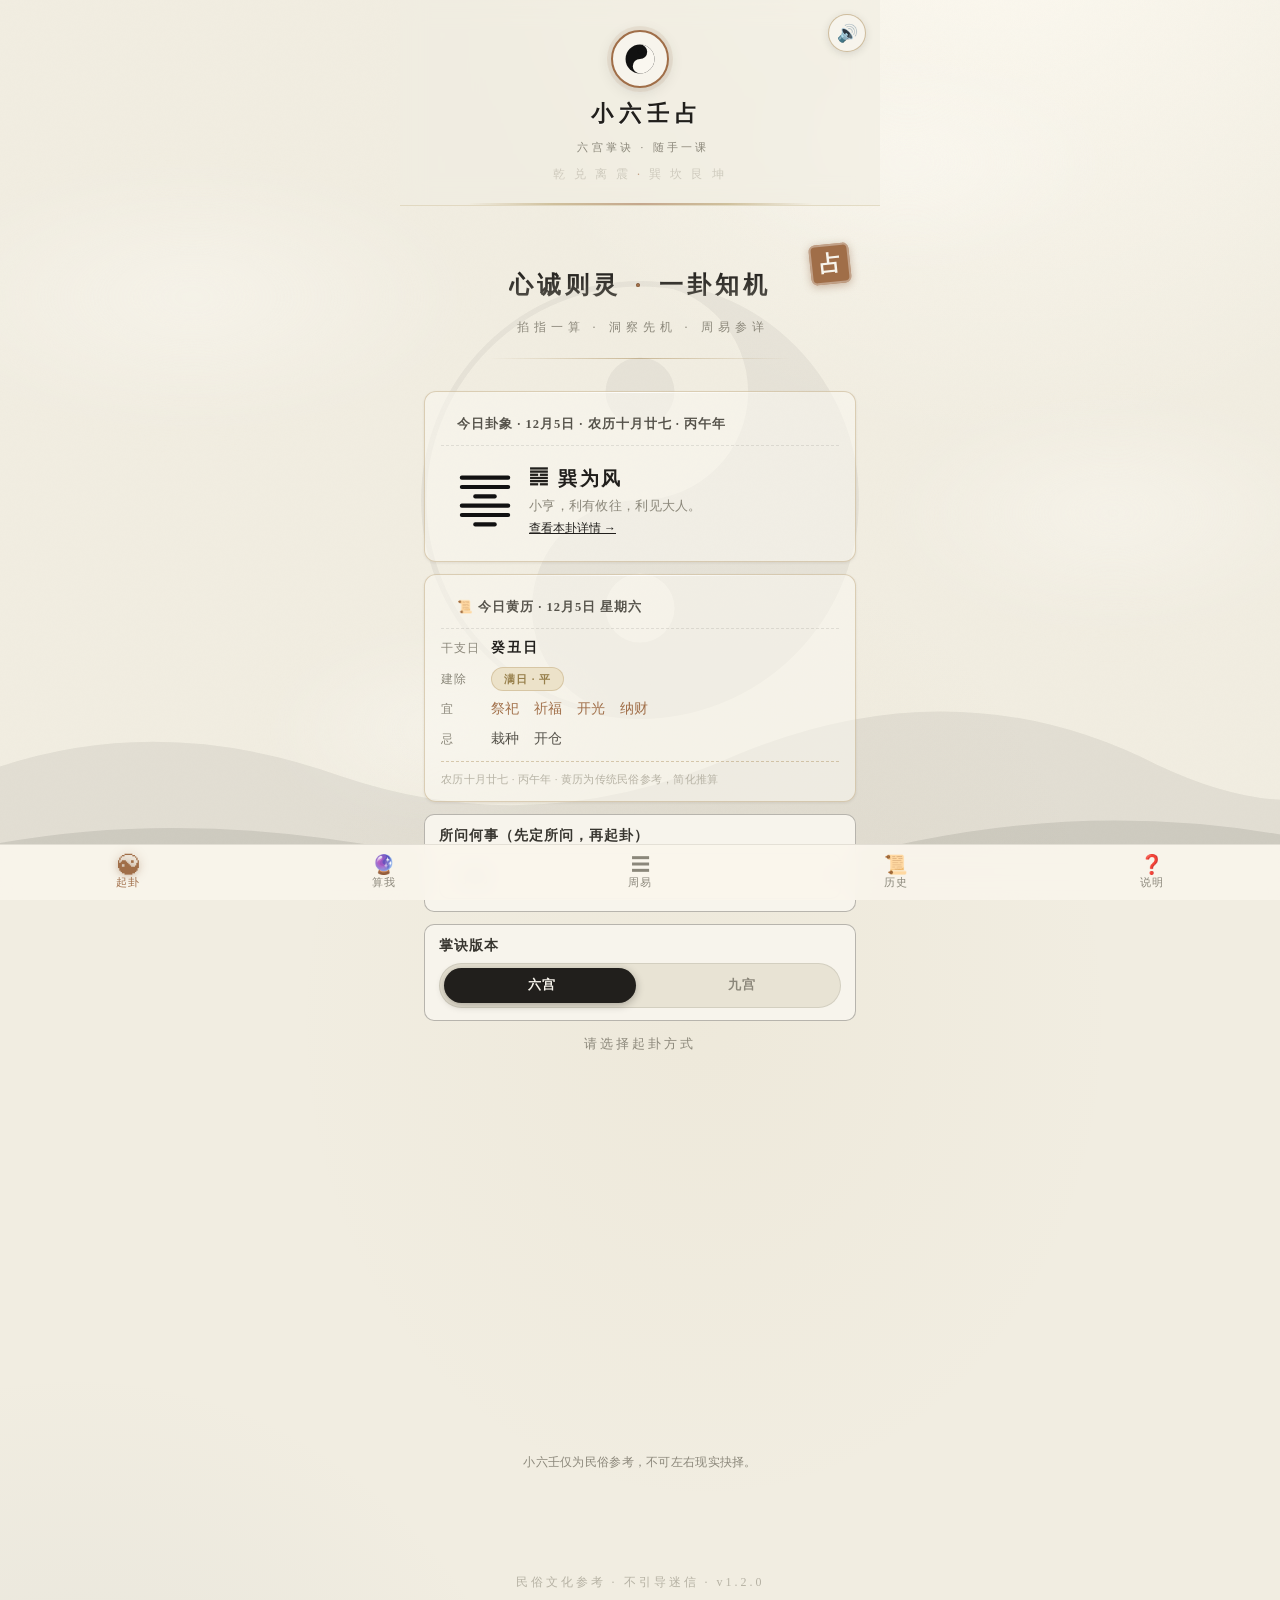
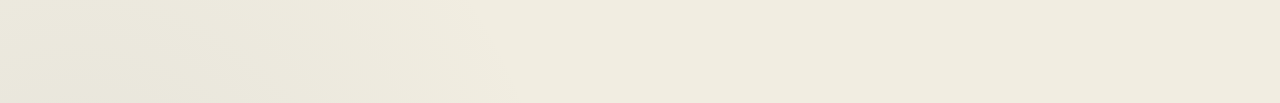
<file: index.html>
<!DOCTYPE html>
<html lang="zh-CN">
<head>
  <meta charset="UTF-8">
  <meta name="viewport" content="width=device-width, initial-scale=1.0, maximum-scale=1.0, user-scalable=no">
  <meta name="theme-color" content="#111111">
  <title>小六壬占</title>
  <link rel="manifest" href="./manifest.json">
  <link rel="apple-touch-icon" href="assets/icon-192.png">
  <link rel="stylesheet" href="css/style.css">
</head>
<body>
  <div class="bg-mystic" aria-hidden="true">
    <!-- 哑光宣纸底 + 柔和漫射光 -->
    <div class="bg-wash"></div>
    <!-- 云雾粒子（淡雾团缓慢漂移） -->
    <div class="bg-mist m1"></div>
    <div class="bg-mist m2"></div>
    <div class="bg-mist m3"></div>
    <div class="bg-mist m4"></div>
    <!-- 远山淡墨层次 -->
    <svg class="bg-mountain far" viewBox="0 0 1440 240" preserveAspectRatio="none" xmlns="http://www.w3.org/2000/svg">
      <path d="M0 240 L0 150 Q200 60 420 130 Q620 190 820 110 Q1040 30 1240 120 Q1360 170 1440 140 L1440 240 Z" fill="currentColor"/>
    </svg>
    <svg class="bg-mountain near" viewBox="0 0 1440 200" preserveAspectRatio="none" xmlns="http://www.w3.org/2000/svg">
      <path d="M0 200 L0 160 Q220 100 480 150 Q760 195 1000 140 Q1220 95 1440 150 L1440 200 Z" fill="currentColor"/>
    </svg>
    <i class="m-star s1"></i><i class="m-star s2"></i><i class="m-star s3"></i>
    <i class="m-star s4"></i><i class="m-star s5"></i><i class="m-star s6"></i>
  </div>
  <header class="app-header">
    <button id="sound-toggle" class="sound-toggle" aria-label="声音开关">🔊</button>
    <div class="header-inner">
      <div class="mark chop-mark">
        <svg viewBox="0 0 40 40" width="34" height="34" aria-hidden="true">
          <circle cx="20" cy="20" r="17" fill="#111111"/>
          <path d="M20 3 a17 17 0 0 1 0 34 a8.5 8.5 0 0 1 0 -17 a8.5 8.5 0 0 0 0 -17z" fill="#faf7f0"/>
          <circle cx="20" cy="11.5" r="2.8" fill="#111111"/>
          <circle cx="20" cy="28.5" r="2.8" fill="#faf7f0"/>
        </svg>
      </div>
      <h1 class="app-title">小六壬占</h1>
      <p class="subtitle">六宫掌诀 · 随手一课</p>
      <div class="gua-line"><span>乾</span><span>兑</span><span>离</span><span>震</span><span class="gua-dot">·</span><span>巽</span><span>坎</span><span>艮</span><span>坤</span></div>
    </div>
  </header>

  <main class="app-main">

    <!-- 首页：先定所问，再选起卦方式 -->
    <section id="view-home" class="view active">
      <div class="home-hero">
        <span class="chop chop--md">占</span>
        <h2 class="hero-title">心诚则灵 <em>·</em> 一卦知机</h2>
        <p class="hero-sub">掐指一算 · 洞察先机 · 周易参详</p>
        <hr class="gold-rule hero-rule">
      </div>
      <div id="daily-gua" class="daily-duo"></div>
      <div id="daily-huangli" class="daily-duo"></div>
      <div class="field ask-field">
        <label for="ask-select">所问何事（先定所问，再起卦）</label>
        <select id="ask-select"></select>
      </div>
      <div class="field">
        <label>掌诀版本</label>
        <div class="seg">
          <button class="seg-btn active" data-ver="liugong">六宫</button>
          <button class="seg-btn" data-ver="jiugong">九宫</button>
        </div>
      </div>
      <p class="view-tip">请选择起卦方式</p>
      <div class="method-grid">
        <button class="method-card" data-view="time">
          <span class="mc-icon">☀</span>
          <span class="mc-name">时间起卦</span>
          <span class="mc-desc">取当下年月日时 · 古法正统</span>
        </button>
        <button class="method-card" data-view="num">
          <span class="mc-icon">🔢</span>
          <span class="mc-name">报数字</span>
          <span class="mc-desc">随口报 1-3 个数定三宫</span>
        </button>
        <button class="method-card" data-view="stroke">
          <span class="mc-icon">✍</span>
          <span class="mc-name">写字起卦</span>
          <span class="mc-desc">以汉字笔画数起卦</span>
        </button>
        <button class="method-card" data-view="inspire">
          <span class="mc-icon">✨</span>
          <span class="mc-name">灵机起卦</span>
          <span class="mc-desc">见物闻声 · 即时取数</span>
        </button>
      </div>
      <p class="hint center">小六壬仅为民俗参考，不可左右现实抉择。</p>
    </section>

    <!-- 底部导航条 -->
    <nav class="bottom-nav" id="bottom-nav">
      <button class="bn-btn active" data-bn="home"><span class="bn-icon">☯</span><span class="bn-label">起卦</span></button>
      <button class="bn-btn" data-bn="fortune"><span class="bn-icon">🔮</span><span class="bn-label">算我</span></button>
      <button class="bn-btn" data-bn="zhouyi"><span class="bn-icon">☰</span><span class="bn-label">周易</span></button>
      <button class="bn-btn" data-bn="history"><span class="bn-icon">📜</span><span class="bn-label">历史</span></button>
      <button class="bn-btn" data-bn="help"><span class="bn-icon">❓</span><span class="bn-label">说明</span></button>
    </nav>

    <!-- 时间起卦页 -->
    <section id="view-time" class="view">
      <div class="view-head">
        <button class="btn-back" data-back="home">‹ 返回</button>
        <h2>时间起卦</h2>
      </div>
      <div class="field">
        <label>公历日期（自动转农历）</label>
        <div class="date-row">
          <select id="year-select"></select>
          <select id="month-select"></select>
          <select id="day-select"></select>
        </div>
        <p class="lunar-preview" id="lunar-preview"></p>
      </div>
      <div class="field">
        <label for="hour-select">时辰</label>
        <select id="hour-select"></select>
        <button class="btn-time-now" id="time-now">⏱ 回到当前时刻</button>
      </div>
      <button class="btn-primary" id="time-submit">起 卦</button>
      <div id="result-time" class="result"></div>
    </section>

    <!-- 报数字起卦页 -->
    <section id="view-num" class="view">
      <div class="view-head">
        <button class="btn-back" data-back="home">‹ 返回</button>
        <h2>报数字起卦</h2>
      </div>
      <div class="field">
        <label for="num-input">随口报 1-3 个数字（空格隔开）</label>
        <input type="text" id="num-input" inputmode="numeric" placeholder="如：3 18 7">
      </div>
      <button class="btn-primary" id="num-submit">起 卦</button>
      <p class="hint">第一数从大安数，第二数以第一数落宫为一接着数，第三数以第二数落宫为一接着数。</p>
      <div id="result-num" class="result"></div>
    </section>

    <!-- 写字起卦页 -->
    <section id="view-stroke" class="view">
      <div class="view-head">
        <button class="btn-back" data-back="home">‹ 返回</button>
        <h2>写字起卦</h2>
      </div>
      <div class="field">
        <label for="stroke-input">写 1-3 个字，以笔画数起卦</label>
        <input type="text" id="stroke-input" placeholder="如：出 行">
      </div>
      <button class="btn-primary" id="stroke-submit">起 卦</button>
      <p class="hint">各字笔画依次对应初、中、末三宫。未收录的字请改用「报数字」方式。</p>
      <div id="result-stroke" class="result"></div>
    </section>

    <!-- 灵机起卦页 -->
    <section id="view-inspire" class="view">
      <div class="view-head">
        <button class="btn-back" data-back="home">‹ 返回</button>
        <h2>灵机起卦</h2>
      </div>
      <div class="field">
        <label for="inspire-input">所见所闻（选填，如：窗外有鸟叫）</label>
        <input type="text" id="inspire-input" placeholder="可留空，直接起卦">
      </div>
      <button class="btn-primary" id="inspire-submit">灵机一动 · 起 卦</button>
      <p class="hint">按当下瞬间取数定宫（见物闻声、心念一动即可占），随机但契合当下。</p>
      <div id="result-inspire" class="result"></div>
    </section>

    <!-- 命盘排盘页 -->
    <section id="view-paipan" class="view">
      <div class="view-head">
        <button class="btn-back" data-back="home">‹ 返回</button>
        <h2>命盘排盘</h2>
      </div>
      <div class="field">
        <label>出生公历日期</label>
        <div class="date-row">
          <select id="p-year"></select>
          <select id="p-month"></select>
          <select id="p-day"></select>
        </div>
        <p class="lunar-preview" id="p-lunar"></p>
      </div>
      <div class="field">
        <label for="p-hour">出生时辰</label>
        <select id="p-hour"></select>
      </div>
      <div class="field">
        <label>性别（六亲取象参考）</label>
        <div class="seg">
          <button class="seg-btn active" id="p-male">男</button>
          <button class="seg-btn" id="p-female">女</button>
        </div>
      </div>
      <div class="field">
        <label for="p-age">看流年年龄</label>
        <input type="number" id="p-age" inputmode="numeric" min="0" max="120" value="25">
      </div>
      <button class="btn-primary" id="paipan-submit">排 盘</button>
      <div id="result-paipan" class="result"></div>
    </section>

    <!-- 使用说明页 -->
    <section id="view-help" class="view">
      <div class="view-head">
        <button class="btn-back" data-back="home">‹ 返回</button>
        <h2>使用说明</h2>
      </div>
      <div class="help-block">
        <h3>一、怎么起卦（四步）</h3>
        <ol class="help-list">
          <li><b>选所问</b>：想好要问什么事（求财/婚恋/事业/学业/健康/出行/寻物/官司/家宅/其他）</li>
          <li><b>选版本</b>：六宫（常用，正统）或九宫（进阶，含桃花/病符/天德三宫）</li>
          <li><b>选方式</b>：时间起卦（取当下时辰，古法正统）/ 报数字（随口报 1-3 个数）/ 写字（用汉字笔画数）/ 灵机（见物闻声即时取数）</li>
          <li><b>看掐指</b>：拇指沿手掌穴位逐宫数数，落宫即卦象</li>
        </ol>
      </div>
      <div class="help-block">
        <h3>二、怎么读结果</h3>
        <p class="gong-detail">• <b>开头（月宫）</b>→事情开端；<b>过程（日宫）</b>→发展经过；<b>结果（时宫）</b>→最终走向，以结果宫为主。</p>
        <p class="gong-detail">• <b>总断</b>：开头三宫吉凶给一句话结论。</p>
        <p class="gong-detail">• <b>宫位卡</b>：每宫的性格、五行、六神、应期（多久有结果）、细节断语，点开可看。</p>
        <p class="gong-detail">• <b>用神/六亲参考</b>：按你所问分类给建议。</p>
        <p class="gong-detail">• <b>进阶断语</b>：六神临六亲 36 条细断，供深入学习。</p>
      </div>
      <div class="help-block">
        <h3>三、六宫穴位（左手）</h3>
        <p class="gong-detail">食指根=大安（吉）· 食指尖=留连（凶）· 中指尖=速喜（吉）· 无名指尖=赤口（凶）· 无名指根=小吉（吉）· 中指根=空亡（凶）。顺数顺序：大安→留连→速喜→赤口→小吉→空亡循环。</p>
      </div>
      <div class="help-block">
        <h3>四、九宫（进阶）</h3>
        <p class="gong-detail">九宫=六宫加桃花（姻缘人缘）、病符（健康灾病）、天德（贵人天助）三宫。布局：食指=留连/大安/桃花，中指=速喜/空亡/小吉，无名指=病符/赤口/天德。</p>
      </div>
      <div class="help-block">
        <h3>五、命盘排盘</h3>
        <p class="gong-detail">输入出生公历日期+时辰+性别，排出本命盘（地支/五行/六亲/六神/五星）、大运（每十年一宫）、流年与流月，供看一生运势参考。</p>
      </div>
      <div class="help-block">
        <h3>六、更新</h3>
        <p class="gong-detail">联网打开自动加载最新版本；页面底部版本号变化即更新；有新版本缓存时底部会弹出"发现新版本，点击刷新"。</p>
      </div>
      <p class="disclaimer">※ 小六壬仅为民俗文化参考，不引导迷信，不可左右现实抉择。</p>
    </section>

    <!-- 周易六十四卦页 -->
    <section id="view-zhouyi" class="view">
      <div class="view-head">
        <button class="btn-back" data-back="home">‹ 返回</button>
        <h2>周易六十四卦</h2>
      </div>
      <div class="field">
        <input type="text" id="zhouyi-search" placeholder="搜索卦名/卦辞关键词…">
      </div>
      <div id="zhouyi-detail" class="zhouyi-detail"></div>
      <div id="zhouyi-list" class="zhouyi-list"></div>
    </section>

    <!-- 算我的命 -->
    <section id="view-fortune" class="view">
      <div class="view-head">
        <button class="btn-back" data-back="home">‹ 返回</button>
        <h2>算我的命</h2>
      </div>
      <div id="fortune-root"></div>
    </section>

    <!-- 历史记录页 -->
    <section id="view-history" class="view">
      <div class="view-head">
        <button class="btn-back" data-back="home">‹ 返回</button>
        <h2>历史记录</h2>
      </div>
      <div id="history-list" class="history-list"></div>
      <button class="btn-clear-history" id="clear-history">清空历史</button>
    </section>

  </main>

  <footer class="app-footer">民俗文化参考 · 不引导迷信 · v1.2.0</footer>

  <div id="update-bar" class="update-bar">发现新版本，点击刷新 ✨</div>

  <script src="js/lunar.js"></script>
  <script src="js/xiaoliuren.js"></script>
  <script src="js/zhouyi.js"></script>
  <script src="js/huangli.js"></script>
  <script src="js/strokes-data.js"></script>
  <script src="js/sound.js"></script>
  <script src="js/paipan.js"></script>
  <script src="js/fortune-read.js"></script>
  <script src="js/palm.js"></script>
  <script src="js/app.js"></script>
  <script>
    // Service Worker：离线缓存 + 联网自动更新（发现新版本自动刷新，无需手动）
    if ('serviceWorker' in navigator) {
      navigator.serviceWorker.register('./service-worker.js').then(function (reg) {
        reg.addEventListener('updatefound', function () {
          var sw = reg.installing;
          sw.addEventListener('statechange', function () {
            if (sw.state === 'installed' && navigator.serviceWorker.controller) {
              // 新版本已就绪 → 自动刷新（联网时自动更新到最新版）
              setTimeout(function () { window.location.reload(); }, 800);
            }
          });
        });
      }).catch(function () {});
    }
  </script>
</body>
</html>
</file>
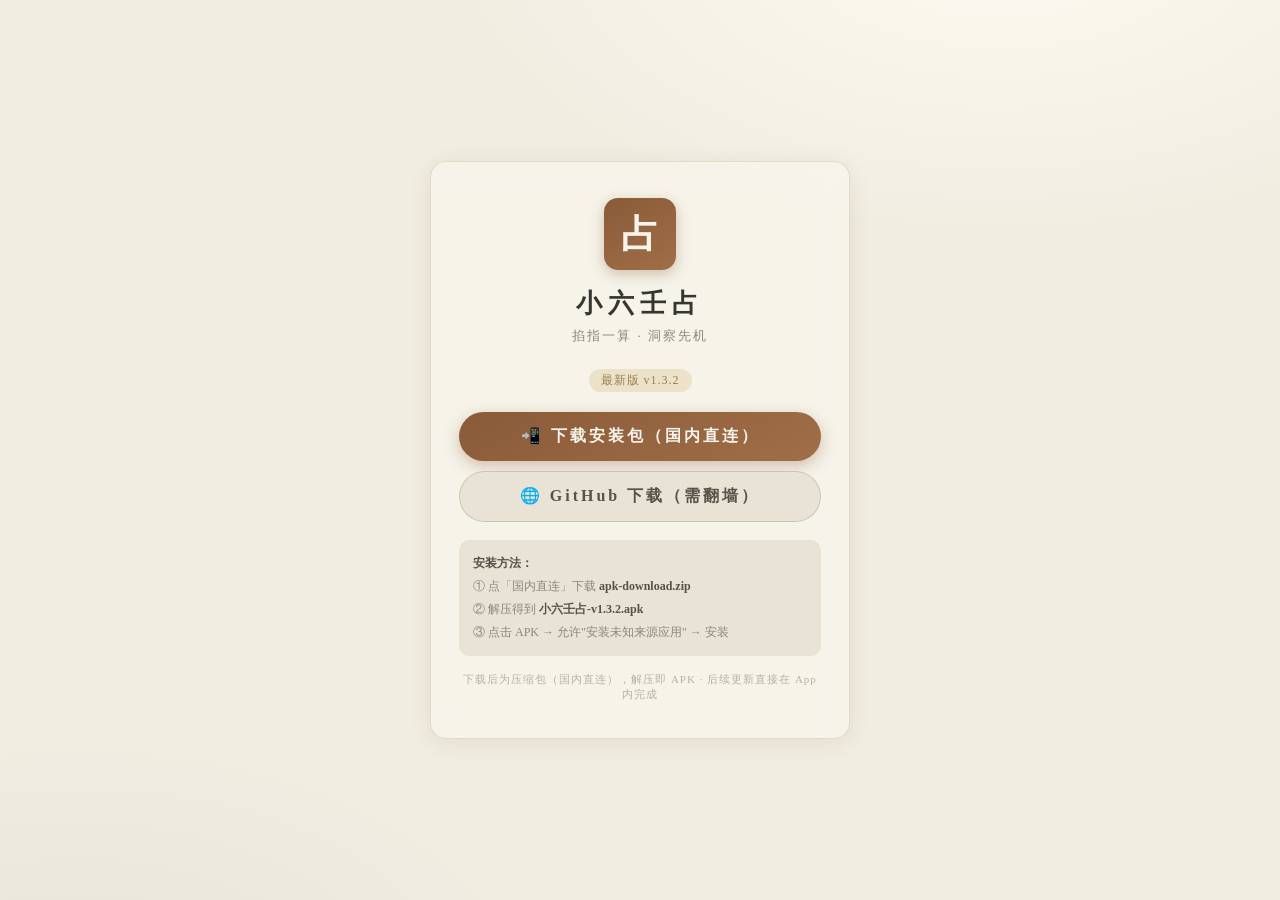
<file: download.html>
<!DOCTYPE html>
<html lang="zh-CN">
<head>
<meta charset="UTF-8">
<meta name="viewport" content="width=device-width, initial-scale=1.0">
<title>小六壬占 · 下载</title>
<style>
  * { margin: 0; padding: 0; box-sizing: border-box; }
  body {
    font-family: "Songti SC", "SimSun", "Noto Serif SC", "PingFang SC", serif;
    min-height: 100vh;
    display: flex; align-items: center; justify-content: center;
    background:
      radial-gradient(ellipse 70% 55% at 78% -8%, rgba(255,252,244,.85), transparent 62%),
      radial-gradient(ellipse 55% 45% at 6% 112%, rgba(125,139,151,.10), transparent 70%),
      #f1ede1;
    color: #37352f;
    padding: 24px;
  }
  .card {
    max-width: 420px; width: 100%;
    background: rgba(250,247,240,.55);
    -webkit-backdrop-filter: blur(14px); backdrop-filter: blur(14px);
    border: 1px solid rgba(179,154,99,.28);
    border-radius: 16px;
    box-shadow: 0 4px 24px rgba(33,31,28,.08);
    padding: 36px 28px;
    text-align: center;
  }
  .logo {
    width: 72px; height: 72px; margin: 0 auto 16px;
    display: flex; align-items: center; justify-content: center;
    font-size: 38px; font-weight: 700; color: #f7f4ec;
    background: linear-gradient(150deg, #8a5b39, #a06e48);
    border-radius: 14px;
    box-shadow: 0 4px 14px rgba(138,91,57,.35);
    font-family: "Kaiti SC", serif;
  }
  h1 { font-size: 26px; letter-spacing: 6px; font-weight: 600; margin-bottom: 6px; }
  .sub { font-size: 13px; color: #8b877a; letter-spacing: 2px; margin-bottom: 24px; }
  .ver {
    font-size: 12px; color: #98804c; background: #ece2c9;
    display: inline-block; padding: 3px 12px; border-radius: 999px;
    margin-bottom: 20px; letter-spacing: 1px;
  }
  .btn {
    display: block; width: 100%;
    padding: 14px; margin-bottom: 10px;
    font-size: 16px; font-family: inherit; letter-spacing: 3px; font-weight: 700;
    border: none; border-radius: 999px; cursor: pointer;
    transition: transform .15s, box-shadow .15s;
  }
  .btn:active { transform: scale(.97); }
  .btn-main {
    color: #f7f4ec;
    background: linear-gradient(150deg, #8a5b39, #a06e48);
    box-shadow: 0 5px 16px rgba(138,91,57,.35);
  }
  .btn-sub {
    color: #55524a; background: #e8e3d4;
    border: 1px solid rgba(33,31,28,.15);
  }
  .tips {
    margin-top: 18px; text-align: left;
    font-size: 12px; color: #8b877a; line-height: 1.9;
    background: #e8e3d4; border-radius: 10px; padding: 12px 14px;
  }
  .tips b { color: #55524a; }
  .foot { margin-top: 16px; font-size: 11px; color: #b6b2a4; letter-spacing: 1px; }
</style>
</head>
<body>
<div class="card">
  <div class="logo">占</div>
  <h1>小六壬占</h1>
  <p class="sub">掐指一算 · 洞察先机</p>
  <div class="ver">最新版 v1.3.2</div>
  <button class="btn btn-main" onclick="dl('https://xiaoliuren-app.oss-cn-beijing.aliyuncs.com/apk-download.zip')">📲 下载安装包（国内直连）</button>
  <button class="btn btn-sub" onclick="dl('https://github.com/rongyaozhixing/suangua/releases/download/v1.3.2/app-release.apk')">🌐 GitHub 下载（需翻墙）</button>
  <div class="tips">
    <b>安装方法：</b><br>
    ① 点「国内直连」下载 <b>apk-download.zip</b><br>
    ② 解压得到 <b>小六壬占-v1.3.2.apk</b><br>
    ③ 点击 APK → 允许"安装未知来源应用" → 安装
  </div>
  <p class="foot">下载后为压缩包（国内直连），解压即 APK · 后续更新直接在 App 内完成</p>
</div>
<script>
  function dl(url) { location.href = url; }
</script>
</body>
</html>
</file>
<file: css/style.css>
/* ===== 小六壬占 · 国潮水墨设计系统 =====
   令牌：色阶 / 字号 / 间距 / 圆角 / 阴影 / 动效 */
:root {
  /* ── 色阶 · 哑光宣纸 + 赭石 / 青灰 / 墨黑 ── */
  --paper-0: #f7f4ec;   /* 宣纸·亮（哑光） */
  --paper-1: #f1ede1;   /* 宣纸·主 */
  --paper-2: #e8e3d4;   /* 宣纸·暗 */
  --paper-3: #ddd7c6;   /* 宣纸·深 */

  --ink-900: #211f1c;   /* 墨黑 */
  --ink-700: #37352f;   /* 墨·浓 */
  --ink-500: #55524a;   /* 墨·中 */
  --ink-300: #8b877a;   /* 墨·淡 */
  --ink-100: #b6b2a4;   /* 墨·极淡 */

  --cinnabar-600: #8a5b39; /* 赭石·深 */
  --cinnabar-500: #a06e48; /* 赭石·主 */
  --cinnabar-100: #efe1d2; /* 赭石·浅底 */

  --gold-600: #98804c;  /* 细金·深 */
  --gold-500: #b39a63;  /* 细金·主 */
  --gold-100: #ece2c9;  /* 细金·浅底 */

  --qingshi: #7d8b97;       /* 青灰 */
  --qingshi-soft: #e2e6e7;  /* 青灰·浅底 */

  /* 兼容旧变量 */
  --bg: var(--paper-1);
  --bg-soft: var(--paper-2);
  --card: rgba(250, 247, 240, 0.55);
  --ink: var(--ink-500);
  --ink-strong: var(--ink-900);
  --ink-dim: var(--ink-300);
  --ink-faint: var(--ink-100);
  --line: rgba(33, 31, 28, 0.10);
  --line-strong: rgba(33, 31, 28, 0.30);
  --paper: var(--paper-0);
  --ji: var(--ink-900);
  --xiong: var(--ink-300);
  --cinnabar: var(--cinnabar-500);
  --cinnabar-soft: rgba(160, 110, 72, 0.10);
  --gold: var(--gold-500);
  --gold-soft: rgba(179, 154, 99, 0.14);

  /* 字号阶梯 */
  --fs-xs: 11px;
  --fs-sm: 12.5px;
  --fs-md: 14px;
  --fs-lg: 16px;
  --fs-xl: 19px;
  --fs-2xl: 24px;
  --fs-hero: 34px;

  /* 间距 */
  --sp-1: 4px;
  --sp-2: 8px;
  --sp-3: 12px;
  --sp-4: 16px;
  --sp-5: 24px;
  --sp-6: 32px;

  /* 圆角 */
  --r-sm: 6px;
  --r-md: 10px;
  --r-lg: 12px;
  --r-xl: 16px;
  --r-pill: 999px;

  /* 阴影 */
  --sh-1: 0 1px 3px rgba(20, 18, 14, 0.08);
  --sh-2: 0 4px 14px rgba(20, 18, 14, 0.1);
  --sh-3: 0 10px 30px rgba(20, 18, 14, 0.14);

  /* 动效 */
  --ease-out: cubic-bezier(0.22, 0.61, 0.36, 1);
  --ease-inout: cubic-bezier(0.65, 0, 0.35, 1);
  --dur-fast: 0.15s;
  --dur-mid: 0.3s;
  --dur-slow: 0.5s;
}

* { margin: 0; padding: 0; box-sizing: border-box; -webkit-tap-highlight-color: transparent; }

body {
  font-family: "PingFang SC", "Microsoft YaHei", "Noto Serif SC", serif;
  background:
    radial-gradient(900px 420px at 50% -8%, rgba(28, 26, 22, 0.05) 0%, transparent 62%),
    radial-gradient(420px 300px at 88% 12%, rgba(165, 133, 78, 0.10) 0%, transparent 70%),
    radial-gradient(380px 300px at 8% 88%, rgba(138, 91, 57, 0.05) 0%, transparent 70%),
    linear-gradient(180deg, #faf4e6 0%, var(--bg) 100%);
  color: var(--ink);
  min-height: 100vh;
  max-width: 480px;
  margin: 0 auto;
  padding-bottom: 48px;
  position: relative;
}
/* 页面背景 · 淡太极水印 */
body::before {
  content: "";
  position: fixed;
  left: 50%;
  top: 30%;
  width: 460px;
  height: 460px;
  transform: translateX(-50%);
  background-image: url("data:image/svg+xml,%3Csvg xmlns='http://www.w3.org/2000/svg' viewBox='0 0 100 100'%3E%3Ccircle cx='50' cy='50' r='47' fill='none' stroke='%23000' stroke-width='1.2'/%3E%3Cpath d='M50 3 a47 47 0 0 1 0 94 a23.5 23.5 0 0 1 0 -47 a23.5 23.5 0 0 0 0 -47z' fill='%23000'/%3E%3Ccircle cx='50' cy='26.5' r='7.5' fill='%23000'/%3E%3Ccircle cx='50' cy='73.5' r='7.5' fill='%23fff'/%3E%3C/svg%3E");
  background-size: 460px;
  background-repeat: no-repeat;
  opacity: 0.045;
  pointer-events: none;
  z-index: 0;
}

/* ===== 头部（国潮） ===== */
.app-header {
  position: relative;
  text-align: center;
  padding: 30px 16px 22px;
  overflow: hidden;
}
.app-header::after {
  content: "";
  position: absolute;
  left: 50%; bottom: 0;
  transform: translateX(-50%);
  width: 72%;
  height: 2px;
  background: linear-gradient(90deg, transparent, var(--gold), var(--cinnabar), var(--gold), transparent);
  opacity: 0.55;
}
.app-header .header-inner { position: relative; z-index: 1; }
.app-header .mark {
  display: inline-flex;
  align-items: center;
  justify-content: center;
  width: 58px; height: 58px;
  border-radius: 50%;
  background: var(--paper);
  border: 2px solid var(--cinnabar);
  margin-bottom: 12px;
  box-shadow: 0 0 0 4px var(--cinnabar-soft), 0 3px 16px rgba(0, 0, 0, 0.12);
}
.app-header .app-title {
  font-family: "Kaiti SC", "STKaiti", "KaiTi", "Noto Serif SC", serif;
  font-size: 36px;
  letter-spacing: 14px;
  text-indent: 14px;
  font-weight: 700;
  color: var(--ink-strong);
  text-shadow: 0 1px 0 rgba(255,255,255,0.6);
}
.app-header .subtitle {
  margin-top: 9px;
  font-size: 12px;
  color: var(--ink-dim);
  letter-spacing: 7px;
  text-indent: 7px;
}
.app-header .gua-line {
  margin-top: 10px;
  font-size: 12px;
  color: var(--ink-faint);
  letter-spacing: 3px;
}
.app-header .gua-line span { margin: 0 3px; }
.app-header .gua-line .gua-dot { color: var(--cinnabar); }

/* ===== 首页 hero（国潮） ===== */
.home-hero {
  position: relative;
  text-align: center;
  padding: 14px 10px 18px;
}
.home-hero .chop {
  position: absolute;
  right: 6px;
  top: 6px;
  width: 40px;
  height: 40px;
  display: inline-flex;
  align-items: center;
  justify-content: center;
  font-family: "Kaiti SC", "STKaiti", serif;
  font-size: 22px;
  font-weight: 700;
  color: var(--paper);
  background: var(--cinnabar);
  border-radius: 6px;
  box-shadow: inset 0 0 0 2px rgba(255,255,255,0.35), 0 2px 8px rgba(138,91,57,0.4);
  transform: rotate(-6deg);
}
.home-hero .hero-title {
  font-family: "Kaiti SC", "STKaiti", "Noto Serif SC", serif;
  font-size: 24px;
  font-weight: 700;
  letter-spacing: 4px;
  color: var(--ink-strong);
}
.home-hero .hero-title em { color: var(--cinnabar); font-style: normal; margin: 0 4px; }
.home-hero .hero-sub {
  margin-top: 8px;
  font-size: 12px;
  color: var(--ink-dim);
  letter-spacing: 5px;
  text-indent: 5px;
}

/* ===== 主体 ===== */
.app-main { padding: 18px 16px 0; }

/* 掌诀版本切换 */
.seg {
  display: flex;
  background: rgba(25, 25, 25, 0.06);
  border: 1px solid var(--line);
  border-radius: 999px;
  padding: 4px;
}
.seg-btn {
  flex: 1;
  background: none;
  border: none;
  padding: 9px 0;
  border-radius: 999px;
  font-size: 15px;
  letter-spacing: 3px;
  color: var(--ink-dim);
  cursor: pointer;
  font-family: inherit;
  transition: color .2s, background .2s;
}
.seg-btn.active {
  color: var(--paper);
  background: var(--ink-strong);
  font-weight: 600;
}

/* ===== 视图切换 ===== */
.view { display: none; }
.view.active { display: block; animation: fade 0.3s ease; }
.view-tip {
  text-align: center;
  font-size: 13px;
  color: var(--ink-dim);
  letter-spacing: 3px;
  margin: 4px 0 14px;
}
.view-head {
  display: flex;
  align-items: center;
  gap: 10px;
  margin-bottom: 16px;
}
.view-head h2 {
  font-size: 19px;
  letter-spacing: 4px;
  color: var(--ink-strong);
  font-weight: 800;
}
.btn-back {
  background: none;
  border: 1px solid var(--line);
  color: var(--ink-dim);
  font-size: 13px;
  padding: 6px 14px;
  border-radius: 999px;
  cursor: pointer;
  font-family: inherit;
  letter-spacing: 1px;
  transition: color .2s, border-color .2s;
}
.btn-back:active { border-color: var(--ink-strong); color: var(--ink-strong); }

/* ===== 首页方式卡片 ===== */
.method-cards { display: grid; gap: 13px; }
.method-card {
  display: flex;
  flex-direction: column;
  align-items: flex-start;
  gap: 6px;
  width: 100%;
  padding: 18px 20px;
  background: var(--card);
  border: 1px solid var(--line);
  border-radius: 16px;
  cursor: pointer;
  font-family: inherit;
  text-align: left;
  color: var(--ink);
  box-shadow: 0 3px 14px rgba(0, 0, 0, 0.07), inset 0 0 0 0 transparent;
  position: relative;
  overflow: hidden;
  transition: transform 0.12s ease, border-color .2s, box-shadow .2s;
}
/* 卡片左上角金色小角标 */
.method-card::before {
  content: "";
  position: absolute;
  left: 0; top: 0;
  width: 26px; height: 26px;
  border-left: 3px solid var(--gold);
  border-top: 3px solid var(--gold);
  border-top-left-radius: 16px;
  opacity: 0.6;
}
.method-card:active { transform: scale(0.975); border-color: var(--cinnabar); }
.mc-icon {
  font-size: 22px;
  width: 42px; height: 42px;
  display: flex; align-items: center; justify-content: center;
  background: var(--cinnabar-soft);
  border: 1px solid rgba(138, 91, 57, 0.25);
  border-radius: 12px;
}
.mc-name { font-size: 18px; font-weight: 700; letter-spacing: 3px; color: var(--ink-strong); font-family: "Kaiti SC", "STKaiti", "Noto Serif SC", serif; }
.mc-desc { font-size: 12.5px; color: var(--ink-dim); letter-spacing: 1px; }
.hint.center { text-align: center; }

/* ===== 结果容器 ===== */
.result { margin-top: 4px; }

/* ===== 更新提示条 ===== */
.update-bar {
  position: fixed;
  left: 50%;
  bottom: 18px;
  transform: translateX(-50%) translateY(20px);
  background: var(--ink-strong);
  color: var(--paper);
  padding: 11px 22px;
  border-radius: 999px;
  font-size: 14px;
  letter-spacing: 1px;
  box-shadow: 0 6px 20px rgba(0, 0, 0, 0.25);
  opacity: 0;
  pointer-events: none;
  transition: opacity .3s, transform .3s;
  z-index: 99;
}
.update-bar.show { opacity: 1; transform: translateX(-50%) translateY(0); pointer-events: auto; }

/* ===== 命盘排盘 ===== */
.paipan-table {
  width: 100%;
  border-collapse: collapse;
  font-size: 12.5px;
  margin-bottom: 14px;
  background: var(--card);
  border: 1px solid var(--line);
  border-radius: 12px;
  overflow: hidden;
}
.paipan-table th, .paipan-table td {
  border: 1px solid var(--line);
  padding: 8px 6px;
  text-align: center;
  line-height: 1.6;
  color: var(--ink);
}
.paipan-table th { background: rgba(25, 25, 25, 0.06); color: var(--ink-strong); font-weight: 700; }
.pan-title {
  font-size: 14px;
  color: var(--ink-strong);
  letter-spacing: 2px;
  margin: 4px 0 8px;
  font-weight: 700;
}
.pan-liunian {
  font-size: 13.5px;
  color: var(--ink);
  line-height: 2;
  margin-bottom: 8px;
}

/* ===== 手掌图降级（图片加载失败时） ===== */
.palm-fallback {
  min-height: 300px;
  display: flex;
  align-items: center;
  justify-content: center;
  text-align: center;
  font-size: 14px;
  color: var(--ink-strong);
  line-height: 2.2;
  letter-spacing: 1px;
  background: var(--card);
  border: 1px dashed var(--line);
  border-radius: 14px;
  padding: 20px;
}

/* ===== 回到当前时刻 ===== */
.btn-time-now {
  margin-top: 8px;
  padding: 8px 14px;
  font-size: 12.5px;
  background: none;
  border: 1px dashed var(--ink-strong);
  border-radius: 999px;
  color: var(--ink-strong);
  cursor: pointer;
  font-family: inherit;
}
.btn-time-now:active { background: var(--ink-strong); color: var(--paper); }

/* ===== 周易六十四卦 ===== */
.daily-card {
  background: var(--card);
  border: 1px solid var(--line);
  border-radius: 14px;
  padding: 12px 16px;
  margin-bottom: 16px;
}
.daily-head { font-size: 12px; color: var(--ink-dim); letter-spacing: 1px; margin-bottom: 8px; }
.daily-body { display: flex; align-items: center; gap: 14px; }
.daily-info { display: flex; flex-direction: column; gap: 4px; }
.daily-name { font-size: 17px; font-weight: 700; color: var(--ink-strong); }
.daily-guaci { font-size: 12.5px; color: var(--ink-dim); }
.daily-more { align-self: flex-start; font-size: 12px; background: none; border: none; color: var(--ink-strong); padding: 0; cursor: pointer; font-family: inherit; text-decoration: underline; }

.zhouyi-list { display: grid; gap: 8px; }
.zy-item {
  display: flex;
  align-items: center;
  gap: 10px;
  background: var(--card);
  border: 1px solid var(--line);
  border-radius: 11px;
  padding: 9px 12px;
  cursor: pointer;
}
.zy-item:active { background: rgba(17, 17, 17, 0.06); }
.zy-item-sym { font-size: 20px; }
.zy-item-name { font-size: 14px; font-weight: 600; color: var(--ink-strong); min-width: 110px; }
.zy-item-guaci { font-size: 12px; color: var(--ink-dim); overflow: hidden; text-overflow: ellipsis; white-space: nowrap; flex: 1; }

.zhouyi-detail { margin-bottom: 14px; }
.zhouyi-detail-card {
  background: var(--card);
  border: 1.5px solid var(--ink-strong);
  border-radius: 14px;
  padding: 16px;
}
.zy-head { display: flex; align-items: center; gap: 16px; }
.zy-symbol { font-size: 44px; }
.zy-head h3 { font-size: 18px; color: var(--ink-strong); margin-bottom: 6px; }
.gua-svg { display: block; }
.zy-guaci { font-size: 14.5px; color: var(--ink); line-height: 1.9; margin: 12px 0 4px; }
.zy-yao { border-top: 1px dashed var(--line); margin-top: 10px; padding-top: 8px; }
.zy-yao .gong-detail { margin: 0; line-height: 1.9; font-size: 13.5px; }

.bagua-card { border-color: var(--ink-strong); }

/* ===== 使用说明 ===== */
.help-block {
  background: var(--card);
  border: 1px solid var(--line);
  border-radius: 13px;
  padding: 13px 16px;
  margin-bottom: 12px;
}
.help-block h3 {
  font-size: 14px;
  color: var(--ink-strong);
  letter-spacing: 1px;
  margin-bottom: 8px;
  font-weight: 700;
}
.help-list {
  margin: 0;
  padding-left: 20px;
  font-size: 13.5px;
  color: var(--ink);
  line-height: 2;
}
.help-list b { color: var(--ink-strong); }

/* ===== 历史记录 ===== */
.btn-history {
  width: 100%;
  margin-top: 14px;
  padding: 13px;
  font-size: 15px;
  letter-spacing: 3px;
  background: none;
  border: 1.5px solid var(--ink-strong);
  border-radius: 13px;
  color: var(--ink-strong);
  cursor: pointer;
  font-family: inherit;
  font-weight: 600;
  transition: background .2s, color .2s;
}
.btn-history:active { background: var(--ink-strong); color: var(--paper); }
.history-list { display: grid; gap: 11px; }
.hist-item {
  background: var(--card);
  border: 1px solid var(--line);
  border-radius: 13px;
  padding: 12px 14px;
}
.hist-head {
  display: flex;
  align-items: baseline;
  gap: 8px;
  flex-wrap: wrap;
}
.hist-time { font-size: 12px; color: var(--ink-dim); }
.hist-ask { font-size: 13px; color: var(--ink); flex: 1; }
.hist-overall {
  font-size: 13px;
  font-weight: 700;
  padding: 1px 10px;
  border-radius: 999px;
  border: 1.5px solid var(--ink-strong);
  color: var(--ink-strong);
}
.hist-gongs {
  margin-top: 7px;
  font-size: 13px;
  color: var(--ink-dim);
  line-height: 1.7;
}
.btn-clear-history {
  width: 100%;
  margin-top: 16px;
  padding: 11px;
  font-size: 13px;
  letter-spacing: 2px;
  background: none;
  border: 1px solid var(--line);
  border-radius: 12px;
  color: var(--ink-dim);
  cursor: pointer;
  font-family: inherit;
}
.btn-clear-history:active { border-color: var(--ink-strong); color: var(--ink-strong); }

/* ===== Tab ===== */
.tabs {
  display: flex;
  background: rgba(25, 25, 25, 0.06);
  border: 1px solid var(--line);
  border-radius: 999px;
  padding: 4px;
  margin-bottom: 20px;
}
.tab-btn {
  flex: 1;
  background: none;
  border: none;
  color: var(--ink-dim);
  font-size: 15px;
  padding: 9px 0;
  letter-spacing: 4px;
  text-indent: 4px;
  cursor: pointer;
  border-radius: 999px;
  font-family: inherit;
  transition: color .2s, background .2s;
}
.tab-btn.active {
  color: var(--paper);
  background: var(--ink-strong);
  font-weight: 600;
}

/* ===== 表单 ===== */
.field { margin-bottom: 15px; }
.field label {
  display: block;
  font-size: 13px;
  color: var(--ink-dim);
  margin-bottom: 7px;
  letter-spacing: 1px;
}
.field input, .field select {
  width: 100%;
  padding: 13px 15px;
  font-size: 16px;
  background: var(--paper);
  border: 1px solid var(--line);
  border-radius: 12px;
  color: var(--ink);
  font-family: inherit;
  outline: none;
  transition: border-color .2s, box-shadow .2s;
}
.field input:focus, .field select:focus {
  border-color: var(--ink-strong);
  box-shadow: 0 0 0 3px rgba(25, 25, 25, 0.07);
}
.hint {
  font-size: 12px;
  color: var(--ink-dim);
  margin-top: 10px;
  line-height: 1.7;
}

/* 内容置于背景水印之上 */
.app-header, .app-main, .app-footer { position: relative; z-index: 1; }

/* 年月日三下拉 */
.date-row { display: flex; gap: 8px; }
.date-row select { flex: 1; min-width: 0; }
.lunar-preview {
  margin-top: 8px;
  font-size: 13px;
  color: var(--ink-strong);
  letter-spacing: 1px;
  min-height: 18px;
}

/* ===== 按钮 ===== */
.btn-primary {
  width: 100%;
  padding: 15px;
  margin-top: 8px;
  font-size: 18px;
  letter-spacing: 10px;
  text-indent: 10px;
  color: var(--paper);
  background: linear-gradient(180deg, #2e2e2e, #0d0d0d);
  border: 1px solid #000;
  border-radius: 13px;
  cursor: pointer;
  font-family: inherit;
  box-shadow: 0 5px 16px rgba(0, 0, 0, 0.22);
  transition: transform 0.12s ease, box-shadow .2s;
}
.btn-primary:active { transform: scale(0.975); box-shadow: 0 2px 8px rgba(0, 0, 0, 0.25); }

/* ===== 结果 ===== */
.result-wrap { margin-top: 22px; animation: fade 0.45s ease; }
.meta {
  font-size: 13px;
  color: var(--ink-dim);
  text-align: center;
  margin-bottom: 16px;
  line-height: 1.9;
}
.gong-grid { display: grid; gap: 13px; }

.gong-card {
  background: var(--card);
  border: 1px solid var(--line);
  border-radius: 15px;
  padding: 16px;
  position: relative;
  box-shadow: 0 3px 14px rgba(0, 0, 0, 0.07);
}
.gong-card::before {
  content: "";
  position: absolute;
  left: 0; top: 12px; bottom: 12px;
  width: 3px;
  border-radius: 3px;
  background: linear-gradient(180deg, var(--ink-strong), var(--ink-faint), transparent);
}
.gong-card.luck-xiong::before { background: linear-gradient(180deg, var(--xiong), var(--ink-faint), transparent); }
.gong-head { display: flex; align-items: baseline; gap: 10px; margin-bottom: 9px; }
.gong-name {
  font-size: 28px;
  color: var(--ink-strong);
  font-weight: 800;
  letter-spacing: 3px;
}
.gong-role { font-size: 12px; color: var(--ink-dim); flex: 1; }
.gong-luck {
  font-size: 13px;
  padding: 2px 12px;
  border-radius: 999px;
  border: 1px solid var(--line-strong);
  color: var(--ink-strong);
  background: var(--paper);
}
.luck-xiong .gong-luck { border-color: var(--ink-faint); color: var(--xiong); background: transparent; }

.gong-tags { display: flex; flex-wrap: wrap; gap: 6px; margin-bottom: 11px; }
.gong-tags span {
  font-size: 12px;
  color: var(--ink-dim);
  background: rgba(25, 25, 25, 0.05);
  border: 1px solid var(--line);
  border-radius: 7px;
  padding: 3px 9px;
}
.gong-jue {
  font-size: 15px;
  line-height: 1.9;
  color: var(--ink);
  margin-bottom: 9px;
  border-bottom: 1px dashed var(--line);
  padding-bottom: 9px;
}
.gong-detail {
  font-size: 13px;
  color: var(--ink-dim);
  line-height: 1.85;
}
.gong-detail b { color: var(--ink-strong); font-weight: 600; }

/* ===== 综合断语 ===== */
.synth-card {
  margin-top: 16px;
  background: rgba(25, 25, 25, 0.045);
  border: 1px solid var(--line);
  border-radius: 15px;
  padding: 17px;
}
.synth-card h3 {
  font-size: 14px;
  color: var(--ink-strong);
  letter-spacing: 3px;
  margin-bottom: 10px;
  font-weight: 700;
}
.synth-main { font-size: 16px; line-height: 1.95; color: var(--ink); }
.synth-sub {
  margin-top: 11px;
  font-size: 13px;
  color: var(--ink-dim);
  line-height: 1.85;
}

/* ===== 一句话总断 ===== */
.summary-card {
  margin-bottom: 15px;
  background: var(--paper);
  border: 2px solid var(--ink-strong);
  border-radius: 15px;
  padding: 16px 17px;
  box-shadow: 0 4px 16px rgba(0, 0, 0, 0.10);
}
.summary-card h3 {
  font-size: 17px;
  letter-spacing: 1px;
  color: var(--ink-strong);
  margin-bottom: 10px;
  line-height: 1.6;
}
.summary-card .ovr {
  font-size: 20px;
  padding: 1px 12px;
  border-radius: 999px;
  border: 2px solid var(--ink-strong);
}
.ovr-ji { background: var(--ink-strong); color: var(--paper); }
.ovr-xiong { border-color: var(--xiong); color: var(--xiong); }
.summary-stage {
  font-size: 14.5px;
  color: var(--ink);
  line-height: 1.9;
  margin-bottom: 8px;
}
.summary-advice {
  font-size: 14px;
  color: var(--ink-strong);
  line-height: 1.8;
  font-weight: 600;
}

/* 宫位卡细节折叠 */
.gong-more { margin-top: 9px; }
.gong-more summary {
  font-size: 12.5px;
  color: var(--ink-dim);
  cursor: pointer;
  padding: 4px 0;
}

/* ===== 所问何事 ===== */
.ask-field { margin-top: 2px; }
.ask-card {
  margin-bottom: 15px;
  background: var(--card);
  border: 1px solid var(--line-strong);
  border-radius: 15px;
  padding: 15px 17px;
  box-shadow: 0 3px 14px rgba(0, 0, 0, 0.07);
}
.ask-card h3 {
  font-size: 15px;
  color: var(--ink-strong);
  letter-spacing: 3px;
  margin-bottom: 8px;
  font-weight: 700;
}
.ask-yongshen { font-size: 14.5px; line-height: 1.95; color: var(--ink); }
.ask-note {
  margin-top: 6px;
  font-size: 12.5px;
  color: var(--ink-dim);
  line-height: 1.85;
}

/* ===== 六亲参考 ===== */
.extra-card {
  margin-top: 15px;
  background: var(--card);
  border: 1px solid var(--line);
  border-radius: 15px;
  padding: 13px 16px;
}
.extra-card summary {
  font-size: 14px;
  color: var(--ink-strong);
  cursor: pointer;
  letter-spacing: 1px;
  padding: 4px 0;
  font-weight: 600;
}
.yongshen-table {
  width: 100%;
  margin-top: 10px;
  border-collapse: collapse;
  font-size: 12px;
}
.yongshen-table th, .yongshen-table td {
  border: 1px solid var(--line);
  padding: 8px 7px;
  text-align: left;
  line-height: 1.65;
  color: var(--ink-dim);
}
.yongshen-table th { color: var(--ink-strong); font-weight: 600; background: rgba(25, 25, 25, 0.05); }

.warn { color: var(--ink-strong); font-size: 14px; text-align: center; padding: 12px 0; }

.disclaimer {
  margin-top: 20px;
  font-size: 12px;
  color: var(--ink-faint);
  text-align: center;
  line-height: 1.9;
}

/* ===== 页脚 ===== */
.app-footer {
  margin-top: 34px;
  text-align: center;
  font-size: 12px;
  color: var(--ink-faint);
  letter-spacing: 3px;
}

/* ===== 掐指手掌动画（照片版 + 五行八卦环） ===== */
.palm-wrap {
  background:
    radial-gradient(400px 200px at 50% 0%, rgba(25, 25, 25, 0.05), transparent 70%),
    var(--paper);
  border: 1px solid var(--line);
  border-radius: 18px;
  padding: 12px 12px 10px;
  margin-bottom: 10px;
  box-shadow: 0 4px 18px rgba(0, 0, 0, 0.09);
}

.palm-photo-box {
  position: relative;
  max-width: 340px;
  margin: 0 auto;
  border-radius: 14px;
  overflow: hidden;
  border: 1px solid var(--line);
}
.palm-photo {
  width: 100%;
  display: block;
}

/* 穴位层 */
.spots-layer { position: absolute; inset: 0; pointer-events: none; }
.spot {
  position: absolute;
  transform: translate(-50%, -50%);
  width: 0; height: 0;
}
.spot-core {
  position: absolute;
  left: -9px; top: -9px;
  width: 18px; height: 18px;
  border-radius: 50%;
  background: var(--paper);
  border: 2px solid var(--ink-strong);
  box-shadow: 0 0 4px rgba(0,0,0,0.25);
  transition: background 0.18s ease, border-color 0.18s ease;
}
.spot-halo {
  position: absolute;
  left: -17px; top: -17px;
  width: 34px; height: 34px;
  border-radius: 50%;
  background: transparent;
  transition: background 0.2s ease;
}
.spot-text {
  position: absolute;
  left: 50%; top: 15px;
  transform: translateX(-50%);
  font-size: 13px;
  font-weight: 700;
  color: var(--ink-strong);
  letter-spacing: 1px;
  white-space: nowrap;
  text-shadow: 0 0 3px #fff, 0 0 3px #fff, 0 1px 2px rgba(255,255,255,0.9);
  opacity: 0;
  transition: opacity 0.2s;
}

/* 数数时：当前穴位变黑点 + 白晕扩散，名称浮现 */
.spot.active .spot-core {
  background: var(--ink-strong);
  border-color: var(--paper);
  box-shadow: 0 0 6px rgba(0,0,0,0.4);
}
.spot.active .spot-halo {
  background: rgba(255, 255, 255, 0.5);
  border: 1.5px solid rgba(255, 255, 255, 0.9);
  animation: pulse 0.9s ease-out infinite;
}
.spot.active .spot-text { opacity: 1; color: var(--ink-strong); }

/* 落宫定格：黑点 + 白环强光，名称定格 */
.spot.land .spot-core {
  background: var(--ink-strong);
  border-color: #fff;
  border-width: 3px;
  box-shadow: 0 0 10px rgba(0,0,0,0.5);
}
.spot.land .spot-halo {
  background: rgba(255, 255, 255, 0.6);
  border: 2px solid #fff;
  animation: pulse 1.1s ease-out infinite;
}
.spot.land .spot-text { opacity: 1; color: var(--ink-strong); }

/* 墨点游走（黑点白边） */
.cursor-dot {
  position: absolute;
  width: 16px; height: 16px;
  margin: -8px 0 0 -8px;
  border-radius: 50%;
  background: var(--ink-strong);
  border: 2.5px solid var(--paper);
  box-shadow: 0 0 6px rgba(0,0,0,0.45);
  opacity: 0;
  transition: left 0.22s ease, top 0.22s ease, opacity 0.25s ease;
  pointer-events: none;
}
.cursor-dot.show { opacity: 1; }

@keyframes pulse {
  0% { transform: scale(0.75); opacity: 0.9; }
  70% { transform: scale(1.25); opacity: 0.25; }
  100% { transform: scale(1.3); opacity: 0; }
}

/* 五行八卦运转环 */
.bagua-overlay {
  position: absolute;
  inset: 0;
  width: 100%;
  height: 100%;
  pointer-events: none;
}
.bagua-ring {
  animation: spin 22s linear infinite;
  transform-origin: 50% 50%;
  fill: var(--ink-faint);
  font-size: 8.5px;
  font-weight: 600;
}
/* 掐指时加速运转 */
.palm-wrap.run .bagua-ring { animation-duration: 5s; }
@keyframes spin { to { transform: rotate(360deg); } }

.palm-counter {
  text-align: center;
  color: var(--ink-strong);
  font-size: 14px;
  letter-spacing: 3px;
  margin-top: 8px;
  min-height: 20px;
  font-weight: 600;
}
.palm-actions { text-align: center; }
.btn-skip {
  background: none;
  border: 1px solid var(--line);
  color: var(--ink-dim);
  font-size: 12px;
  padding: 6px 18px;
  border-radius: 999px;
  cursor: pointer;
  font-family: inherit;
  letter-spacing: 3px;
  transition: color .2s, border-color .2s;
}
.btn-skip:active { border-color: var(--ink-strong); color: var(--ink-strong); }

/* ===== 国潮增强（覆盖统一风格） ===== */
.btn-primary {
  width: 100%;
  padding: 15px;
  font-size: 17px;
  letter-spacing: 8px;
  text-indent: 8px;
  font-family: "Kaiti SC", "STKaiti", "Noto Serif SC", serif;
  font-weight: 700;
  color: var(--paper);
  background: linear-gradient(135deg, #2b2722 0%, #171512 55%, #000 100%);
  border: none;
  border-radius: 14px;
  cursor: pointer;
  box-shadow: 0 4px 16px rgba(0, 0, 0, 0.28), inset 0 1px 0 rgba(255,255,255,0.12);
  transition: transform .12s ease, box-shadow .2s;
}
.btn-primary:active {
  transform: scale(0.975);
  box-shadow: 0 2px 8px rgba(0, 0, 0, 0.35);
  background: linear-gradient(135deg, var(--cinnabar) 0%, #8f2d22 100%);
}

/* 输入控件：墨线风格 */
select, input[type="text"], input[type="number"] {
  background: rgba(255, 253, 248, 0.75);
  border: 1px solid var(--line);
  border-bottom: 2px solid rgba(28, 26, 22, 0.35);
  border-radius: 10px;
  padding: 11px 12px;
  font-family: inherit;
  font-size: 15px;
  color: var(--ink);
  width: 100%;
  outline: none;
  transition: border-color .2s;
}
select:focus, input:focus { border-bottom-color: var(--cinnabar); }

/* 版本切换：水墨 pill */
.seg {
  display: flex;
  background: rgba(28, 26, 22, 0.06);
  border: 1px solid var(--line);
  border-radius: 999px;
  padding: 3px;
}
.seg-btn {
  flex: 1;
  padding: 9px 0;
  border: none;
  border-radius: 999px;
  background: transparent;
  font-family: "Kaiti SC", "STKaiti", serif;
  font-size: 15px;
  letter-spacing: 4px;
  text-indent: 4px;
  color: var(--ink-dim);
  cursor: pointer;
  transition: background .2s, color .2s, box-shadow .2s;
}
.seg-btn.active {
  background: linear-gradient(135deg, #2b2722, #000);
  color: var(--paper);
  box-shadow: 0 2px 8px rgba(0, 0, 0, 0.25);
}

/* 卡片：金边统一 */
.gong-card, .synth-card, .summary-card, .hist-item, .extra-card, .help-block, .zhouyi-detail-card, .daily-card {
  border-color: rgba(165, 133, 78, 0.35) !important;
  box-shadow: 0 3px 12px rgba(0, 0, 0, 0.05);
}
.synth-card { border: 1.5px solid var(--gold) !important; }

/* 结果页标题：书法体 */
.synth-card h3, .gong-card h3, .summary-card h3, .pan-title, .zy-head h3, .daily-name {
  font-family: "Kaiti SC", "STKaiti", "Noto Serif SC", serif;
}

/* 免责声明小印章感 */
.disclaimer {
  text-align: center;
  font-size: 11px;
  color: var(--ink-faint);
  letter-spacing: 1px;
  margin-top: 18px;
  padding: 8px 12px;
  border-top: 1px dashed rgba(165, 133, 78, 0.5);
}

/* ===== 声音开关（国潮） ===== */
.sound-toggle {
  position: absolute;
  right: 14px;
  top: 14px;
  z-index: 5;
  width: 38px; height: 38px;
  display: flex;
  align-items: center;
  justify-content: center;
  font-size: 17px;
  background: var(--paper);
  border: 1px solid rgba(165, 133, 78, 0.5);
  border-radius: 50%;
  cursor: pointer;
  box-shadow: 0 2px 8px rgba(0, 0, 0, 0.12);
}

/* ===== 入场动画（国潮） ===== */
@keyframes fadeUp {
  from { opacity: 0; transform: translateY(14px); }
  to { opacity: 1; transform: none; }
}
@keyframes popIn {
  0% { opacity: 0; transform: scale(0.92); }
  60% { transform: scale(1.02); }
  100% { opacity: 1; transform: scale(1); }
}
.view.active > * { animation: fadeUp 0.45s ease both; }
.view.active > *:nth-child(2) { animation-delay: 0.05s; }
.view.active > *:nth-child(3) { animation-delay: 0.10s; }
.view.active > *:nth-child(4) { animation-delay: 0.15s; }
.view.active > *:nth-child(5) { animation-delay: 0.20s; }
.view.active > *:nth-child(6) { animation-delay: 0.25s; }
.view.active > *:nth-child(7) { animation-delay: 0.30s; }
.view.active > *:nth-child(8) { animation-delay: 0.35s; }

/* 结果卡片逐个弹出 */
.result-wrap { animation: popIn 0.4s ease both; }
.gong-grid > * { animation: fadeUp 0.4s ease both; }
.gong-grid > *:nth-child(2) { animation-delay: 0.08s; }
.gong-grid > *:nth-child(3) { animation-delay: 0.16s; }

/* 卦符轻微浮动 */
.zy-symbol, .daily-name { display: inline-block; }
.zy-symbol { animation: guaFloat 3s ease-in-out infinite; }
@keyframes guaFloat {
  0%, 100% { transform: translateY(0); }
  50% { transform: translateY(-3px); }
}

/* 今日卦卡 hover 微效 */
.daily-card { transition: transform .15s ease, box-shadow .2s; }
.daily-card:active { transform: scale(0.985); }

/* 掐指落宫高亮强化 */
.spot.land { animation: landPulse 0.5s ease; }
@keyframes landPulse {
  0% { transform: translate(-50%, -50%) scale(0.9); box-shadow: 0 0 0 0 rgba(138, 91, 57, 0.55); }
  50% { transform: translate(-50%, -50%) scale(1.35); box-shadow: 0 0 0 10px rgba(138, 91, 57, 0); }
  100% { transform: translate(-50%, -50%) scale(1); }
}

/* ===== 神秘动态背景（卦符漂浮 + 星点闪烁） ===== */
.bg-mystic {
  position: fixed;
  inset: 0;
  pointer-events: none;
  overflow: hidden;
  z-index: 0;
  color: var(--ink-900);
}

/* 哑光宣纸底 + 纸纹噪点 + 柔和漫射光 */
body {
  background:
    radial-gradient(ellipse 70% 55% at 78% -8%, rgba(255, 252, 244, 0.85), transparent 62%),
    radial-gradient(ellipse 55% 45% at 6% 112%, rgba(125, 139, 151, 0.10), transparent 70%),
    radial-gradient(ellipse 45% 40% at 55% 60%, rgba(179, 154, 99, 0.05), transparent 72%),
    var(--paper-1);
}
.bg-wash {
  position: absolute;
  inset: 0;
  background-image: url("data:image/svg+xml,%3Csvg xmlns='http://www.w3.org/2000/svg' width='140' height='140'%3E%3Cfilter id='n'%3E%3CfeTurbulence type='fractalNoise' baseFrequency='0.9' numOctaves='2' stitchTiles='stitch'/%3E%3C/filter%3E%3Crect width='100%25' height='100%25' filter='url(%23n)' opacity='0.5'/%3E%3C/svg%3E");
  opacity: 0.028;
}

/* 云雾粒子：淡雾团缓慢漂移 */
.bg-mist {
  position: absolute;
  border-radius: 50%;
  background: radial-gradient(ellipse at center, rgba(255, 253, 248, 0.75), rgba(255, 253, 248, 0) 70%);
  filter: blur(26px);
  opacity: 0.5;
  will-change: transform;
}
.m1 { width: 46vw; height: 30vh; left: -8vw; top: 18vh;  animation: mistA 46s ease-in-out infinite alternate; }
.m2 { width: 38vw; height: 26vh; right: -6vw; top: 44vh; animation: mistB 54s ease-in-out infinite alternate; }
.m3 { width: 30vw; height: 22vh; left: 20vw; top: 70vh; animation: mistC 60s ease-in-out infinite alternate; }
.m4 { width: 34vw; height: 24vh; right: 12vw; top: 6vh;  animation: mistB 42s ease-in-out infinite alternate-reverse; }
@keyframes mistA { from { transform: translateX(-3vw); } to { transform: translateX(6vw); } }
@keyframes mistB { from { transform: translateX(4vw) translateY(-2vh); } to { transform: translateX(-5vw) translateY(3vh); } }
@keyframes mistC { from { transform: translateX(-2vw) translateY(2vh); } to { transform: translateX(5vw) translateY(-3vh); } }

/* 远山淡墨层次 */
.bg-mountain { position: absolute; left: -6%; right: -6%; bottom: 0; width: 112%; }
.bg-mountain.far { height: 30vh; opacity: 0.07; animation: mountDrift 70s ease-in-out infinite alternate; }
.bg-mountain.near { height: 22vh; opacity: 0.10; animation: mountDrift 50s ease-in-out infinite alternate-reverse; }
@keyframes mountDrift {
  from { transform: translateX(-1.4%); }
  to   { transform: translateX(1.4%); }
}

/* 星点闪烁 */
.m-star {
  position: absolute;
  width: 3px; height: 3px;
  border-radius: 50%;
  background: var(--cinnabar);
  animation: twinkle ease-in-out infinite;
  opacity: 0;
}
.m-star.s1 { top: 20%; left: 20%; animation-duration: 3.2s; animation-delay: 0s; }
.m-star.s2 { top: 40%; left: 72%; animation-duration: 4.1s; animation-delay: 1.2s; }
.m-star.s3 { top: 62%; left: 30%; animation-duration: 3.6s; animation-delay: 2.1s; }
.m-star.s4 { top: 80%; left: 55%; animation-duration: 4.6s; animation-delay: 0.6s; }
.m-star.s5 { top: 28%; left: 92%; animation-duration: 3.9s; animation-delay: 1.8s; }
.m-star.s6 { top: 90%; left: 18%; animation-duration: 4.3s; animation-delay: 2.8s; }

@keyframes twinkle {
  0%, 100% { opacity: 0; transform: scale(0.6); }
  50% { opacity: 0.35; transform: scale(1.4); }
}

/* 太极水印慢速旋转（神秘感 · 2 倍速） */
body::before {
  animation: taijiSpin 45s linear infinite;
}
@keyframes taijiSpin {
  from { transform: translateX(-50%) rotate(0deg); }
  to { transform: translateX(-50%) rotate(360deg); }
}

/* 内容层在背景之上 */
.app-header, .app-main { position: relative; z-index: 1; }

/* ===== 卦象大卡（占卜结果） ===== */
.gua-hero {
  display: flex;
  align-items: center;
  gap: 16px;
  background: var(--card);
  border: 2px solid var(--gold);
  border-radius: 16px;
  padding: 14px 18px;
  margin: 12px 0;
  box-shadow: 0 4px 18px rgba(0, 0, 0, 0.08);
}
.gua-hero-gua { flex-shrink: 0; }
.gua-hero-info { flex: 1; }
.gua-hero-line1 { display: flex; align-items: baseline; gap: 8px; margin-bottom: 6px; }
.gua-hero-sym { font-size: 26px; color: var(--cinnabar); }
.gua-hero-name {
  font-family: "Kaiti SC", "STKaiti", "Noto Serif SC", serif;
  font-size: 19px;
  font-weight: 700;
  letter-spacing: 3px;
  color: var(--ink-strong);
}
.gua-hero-duan { font-size: 13px; color: var(--ink-dim); line-height: 1.8; }

/* ===== 关键框 + 节日徽章 ===== */
.key-box {
  display: flex;
  align-items: center;
  gap: 8px;
  margin: 10px 0 8px;
  padding: 8px 12px;
  background: var(--cinnabar-soft);
  border: 1px solid rgba(138, 91, 57, 0.35);
  border-radius: 10px;
  font-size: 14px;
  color: var(--ink-strong);
  line-height: 1.6;
}
.key-label {
  flex-shrink: 0;
  font-weight: 700;
  color: var(--cinnabar);
  letter-spacing: 1px;
}
.summary-advice b { color: var(--cinnabar); }

.fest-badge {
  display: inline-block;
  margin-left: 8px;
  padding: 1px 9px;
  font-size: 11px;
  font-weight: 700;
  letter-spacing: 1px;
  color: var(--paper);
  background: var(--cinnabar);
  border-radius: 999px;
  vertical-align: 1px;
}

/* ===== 今日黄历 ===== */
.hl-card { margin-bottom: 16px; }
.hl-main { display: flex; flex-direction: column; gap: 7px; }
.hl-line { display: flex; align-items: baseline; gap: 10px; font-size: 13.5px; line-height: 1.7; }
.hl-label {
  flex-shrink: 0;
  width: 40px;
  font-size: 12px;
  color: var(--ink-dim);
  letter-spacing: 1px;
}
.hl-daygz { font-weight: 700; color: var(--ink-strong); letter-spacing: 2px; }
.hl-jc { font-weight: 700; letter-spacing: 1px; }
.hl-jc.lv-ji { color: var(--cinnabar); }
.hl-jc.lv-xiong { color: var(--ink-strong); }
.hl-jc.lv-ping { color: var(--ink-dim); }
.hl-yi { color: var(--cinnabar); }
.hl-ji { color: var(--ink); }
.hl-meta {
  margin-top: 10px;
  font-size: 11px;
  color: var(--ink-faint);
  border-top: 1px dashed rgba(165, 133, 78, 0.4);
  padding-top: 8px;
}

/* ===== 黄历建议（结果页） ===== */
.hl-advice {
  display: flex;
  align-items: flex-start;
  gap: 8px;
  margin: 10px 0;
  padding: 10px 14px;
  background: var(--gold-soft);
  border: 1px solid rgba(165, 133, 78, 0.4);
  border-radius: 12px;
  font-size: 13px;
  line-height: 1.8;
  color: var(--ink);
}
.hl-advice-title {
  flex-shrink: 0;
  font-weight: 700;
  color: var(--gold);
  letter-spacing: 1px;
}
.hl-ji-warn { color: var(--cinnabar); font-weight: 600; }

/* ================================================================
   设计系统 · 组件规范（国潮水墨）
   ================================================================ */

/* ---- 排版 ---- */
.kai { font-family: "Kaiti SC", "STKaiti", "KaiTi", "Noto Serif SC", serif; }
.text-xs { font-size: var(--fs-xs); }
.text-sm { font-size: var(--fs-sm); }
.text-md { font-size: var(--fs-md); }
.text-lg { font-size: var(--fs-lg); }
.text-xl { font-size: var(--fs-xl); }
.text-2xl { font-size: var(--fs-2xl); }
.text-hero { font-size: var(--fs-hero); letter-spacing: 6px; }
.ink-900 { color: var(--ink-900); }
.ink-500 { color: var(--ink-500); }
.ink-300 { color: var(--ink-300); }
.cinnabar { color: var(--cinnabar); }
.gold { color: var(--gold); }

/* ---- 卡片变体 ---- */
.card {
  background: var(--card);
  border: 1px solid var(--line);
  border-radius: var(--r-lg);
  box-shadow: var(--sh-1);
}
.card--gold {
  border: 1px solid rgba(165, 133, 78, 0.4);
  box-shadow: 0 2px 10px rgba(165, 133, 78, 0.08);
}
.card--cinnabar {
  border: 1.5px solid rgba(138, 91, 57, 0.4);
  box-shadow: 0 2px 10px rgba(138, 91, 57, 0.08);
}

/* ---- 徽章 ---- */
.badge {
  display: inline-block;
  padding: 2px 10px;
  font-size: var(--fs-xs);
  font-weight: 700;
  letter-spacing: 1px;
  border-radius: var(--r-pill);
  line-height: 1.7;
}
.badge--ji { color: var(--paper-0); background: var(--cinnabar); }
.badge--ping { color: var(--ink-500); background: var(--paper-2); border: 1px solid var(--line); }
.badge--xiong { color: var(--paper-0); background: var(--ink-700); }
.badge--gold { color: var(--gold-600); background: var(--gold-100); }

/* ---- 印章 ---- */
.chop {
  display: inline-flex;
  align-items: center;
  justify-content: center;
  font-family: "Kaiti SC", "STKaiti", serif;
  font-weight: 700;
  color: var(--paper-0);
  background: var(--cinnabar);
  border-radius: 6px;
  box-shadow: inset 0 0 0 2px rgba(255, 255, 255, 0.3), 0 2px 8px rgba(138, 91, 57, 0.35);
}
.chop--lg { width: 52px; height: 52px; font-size: 26px; }
.chop--md { width: 40px; height: 40px; font-size: 20px; }
.chop--sm { width: 30px; height: 30px; font-size: 15px; border-radius: 5px; }

/* ---- 细金分割线 ---- */
.gold-rule {
  height: 1px;
  background: linear-gradient(90deg, transparent, rgba(165, 133, 78, 0.5), transparent);
  border: none;
}

/* ---- 列表条目 ---- */
.list-item {
  display: flex;
  align-items: center;
  gap: var(--sp-3);
  background: var(--card);
  border: 1px solid var(--line);
  border-radius: var(--r-md);
  padding: var(--sp-3) var(--sp-4);
  transition: transform var(--dur-fast) var(--ease-out), border-color var(--dur-fast);
}
.list-item:active { transform: scale(0.985); border-color: var(--gold); }

/* ---- 按钮（设计系统基类） ---- */
.btn {
  display: inline-flex;
  align-items: center;
  justify-content: center;
  gap: 6px;
  padding: 11px 20px;
  font-size: var(--fs-md);
  font-family: inherit;
  font-weight: 700;
  letter-spacing: 2px;
  border: none;
  border-radius: var(--r-pill);
  cursor: pointer;
  transition: transform var(--dur-fast) var(--ease-out), box-shadow var(--dur-fast), opacity var(--dur-fast);
}
.btn:active { transform: scale(0.96); }
.btn--cinnabar {
  color: var(--paper-0);
  background: linear-gradient(135deg, var(--cinnabar-600), var(--cinnabar-500));
  box-shadow: 0 4px 14px rgba(138, 91, 57, 0.35);
}
.btn--ink {
  color: var(--paper-0);
  background: linear-gradient(135deg, var(--ink-900), var(--ink-700));
  box-shadow: 0 4px 14px rgba(20, 18, 14, 0.3);
}
.btn--ghost {
  color: var(--ink-500);
  background: transparent;
  border: 1px solid var(--line-strong);
}
.btn--gold {
  color: var(--gold-600);
  background: var(--gold-100);
  box-shadow: inset 0 0 0 1px rgba(165, 133, 78, 0.35);
}
.btn[disabled] { opacity: 0.45; pointer-events: none; }

/* ---- 输入 ---- */
.field {
  width: 100%;
  padding: 12px 14px;
  font-size: var(--fs-lg);
  font-family: inherit;
  color: var(--ink-900);
  background: var(--paper-0);
  border: 1px solid var(--line-strong);
  border-radius: var(--r-md);
  outline: none;
  transition: border-color var(--dur-fast), box-shadow var(--dur-fast);
}
.field:focus { border-color: var(--cinnabar); box-shadow: 0 0 0 3px var(--cinnabar-soft); }

/* ---- 分段选择器 ---- */
.seg {
  display: flex;
  gap: var(--sp-2);
  background: var(--paper-2);
  border-radius: var(--r-pill);
  padding: 4px;
}
.seg button {
  flex: 1;
  padding: 9px 10px;
  font-size: var(--fs-sm);
  font-family: inherit;
  font-weight: 700;
  letter-spacing: 1px;
  color: var(--ink-300);
  background: transparent;
  border: none;
  border-radius: var(--r-pill);
  cursor: pointer;
  transition: all var(--dur-mid) var(--ease-out);
}
.seg button.active {
  color: var(--paper-0);
  background: var(--ink-900);
  box-shadow: 0 2px 8px rgba(20, 18, 14, 0.3);
}

/* ================================================================
   首页重设计
   ================================================================ */

/* ---- 入口 2 列网格 ---- */
.method-grid {
  display: grid;
  grid-template-columns: 1fr 1fr;
  gap: var(--sp-3);
  margin: var(--sp-4) 0;
}
.method-card {
  display: flex;
  flex-direction: column;
  align-items: flex-start;
  gap: 2px;
  padding: var(--sp-4);
  background: var(--card);
  border: 1px solid var(--line);
  border-radius: var(--r-lg);
  box-shadow: var(--sh-1);
  cursor: pointer;
  font-family: inherit;
  text-align: left;
  position: relative;
  transition: transform var(--dur-fast) var(--ease-out), border-color var(--dur-fast), box-shadow var(--dur-fast);
}
.method-card::after {
  content: '';
  position: absolute;
  right: var(--sp-3);
  top: var(--sp-3);
  width: 22px;
  height: 22px;
  border-radius: 50%;
  border: 1px solid var(--gold);
  color: var(--gold);
  font-size: 12px;
  display: flex;
  align-items: center;
  justify-content: center;
  opacity: 0.7;
}
.method-card:hover { border-color: var(--gold); box-shadow: var(--sh-2); }
.method-card:active { transform: scale(0.97); }
.method-card .mc-icon {
  font-size: 24px;
  margin-bottom: var(--sp-2);
}
.method-card .mc-name {
  font-size: var(--fs-lg);
  font-weight: 800;
  color: var(--ink-900);
  letter-spacing: 1px;
}
.method-card .mc-desc {
  font-size: var(--fs-xs);
  color: var(--ink-300);
  line-height: 1.5;
  padding-right: 26px;
}

/* ---- 底部入口行 ---- */
.link-row {
  display: flex;
  gap: var(--sp-3);
  margin: var(--sp-2) 0 var(--sp-4);
}
.link-btn {
  flex: 1;
  padding: var(--sp-3);
  font-size: var(--fs-sm);
  font-family: inherit;
  font-weight: 700;
  letter-spacing: 1px;
  color: var(--ink-500);
  background: var(--paper-2);
  border: 1px solid var(--line);
  border-radius: var(--r-md);
  cursor: pointer;
  transition: all var(--dur-fast);
}
.link-btn:active { transform: scale(0.97); background: var(--gold-100); }

/* ---- 今日双卡联动 ---- */
.daily-duo .daily-card {
  background: var(--card);
  border: 1px solid var(--line);
  border-radius: var(--r-lg);
  box-shadow: var(--sh-1);
  margin-bottom: var(--sp-3);
  overflow: hidden;
}
.daily-duo .daily-head {
  font-size: var(--fs-sm);
  font-weight: 700;
  letter-spacing: 1px;
  color: var(--ink-500);
  padding: var(--sp-3) var(--sp-4);
  border-bottom: 1px dashed var(--line);
}
.daily-duo .daily-body {
  display: flex;
  align-items: center;
  gap: var(--sp-4);
  padding: var(--sp-3) var(--sp-4);
}
.daily-duo .daily-info { display: flex; flex-direction: column; gap: var(--sp-1); }
.daily-duo .daily-name { font-size: var(--fs-xl); font-weight: 800; color: var(--ink-900); }
.daily-duo .daily-guaci { font-size: var(--fs-sm); color: var(--ink-300); line-height: 1.6; }

/* ---- 底部导航条 ---- */
.bottom-nav {
  position: fixed;
  left: 0;
  right: 0;
  bottom: 0;
  z-index: 60;
  display: flex;
  background: rgba(250, 246, 236, 0.95);
  backdrop-filter: blur(10px);
  border-top: 1px solid var(--line);
  padding: 6px 0 calc(6px + env(safe-area-inset-bottom));
}
.bn-btn {
  flex: 1;
  display: flex;
  flex-direction: column;
  align-items: center;
  gap: 2px;
  padding: 4px 0;
  background: none;
  border: none;
  font-family: inherit;
  cursor: pointer;
  color: var(--ink-300);
  transition: color var(--dur-fast);
}
.bn-btn .bn-icon { font-size: 19px; line-height: 1; }
.bn-btn .bn-label { font-size: 10.5px; letter-spacing: 1px; }
.bn-btn.active { color: var(--cinnabar); }
.bn-btn.active .bn-icon { transform: scale(1.1); }
body.has-nav .app-main { padding-bottom: 68px; }
body.has-nav .app-footer { padding-bottom: 64px; }

/* ================================================================
   全局字体排版体系（书法标题 / 正文衬线 / 数字）
   ================================================================ */
body {
  font-family: "Songti SC", "SimSun", "Noto Serif SC", "PingFang SC", "Microsoft YaHei", serif;
  font-size: var(--fs-md);
  color: var(--ink-500);
  -webkit-font-smoothing: antialiased;
  text-rendering: optimizeLegibility;
}

/* 书法标题族 */
h1, h2, h3, h4,
.app-title, .view-head h2, .hero-title, .daily-name,
.mc-name, .gua-hero-name, .gong-name,
.zhouyi-name, .pan-title, .home-title {
  font-family: "Kaiti SC", "STKaiti", "KaiTi", "Noto Serif SC", serif;
}

/* 数字/卦数：衬线数字，竖直对齐 */
select, input, .num-big, .pan-liunian,
.gua-line, .gui-num, .step-num {
  font-variant-numeric: lining-nums tabular-nums;
}

/* 行高基调 */
p, li, .gong-detail, .mc-desc, .daily-guaci, .hl-line {
  line-height: 1.7;
}
h1, h2, h3, h4 { line-height: 1.3; }

/* ================================================================
   掐指区强化（阶段引导 / 进度 / 落宫大字）
   ================================================================ */
.palm-steps {
  display: flex;
  justify-content: center;
  gap: var(--sp-2);
  margin-bottom: var(--sp-2);
}
.pstep {
  min-width: 46px;
  text-align: center;
  padding: 3px 10px;
  font-size: var(--fs-sm);
  font-weight: 700;
  letter-spacing: 2px;
  color: var(--ink-300);
  background: var(--paper-2);
  border: 1px solid var(--line);
  border-radius: var(--r-pill);
  transition: all var(--dur-mid) var(--ease-out);
}
.pstep.active {
  color: var(--paper-0);
  background: var(--cinnabar);
  border-color: var(--cinnabar);
  box-shadow: 0 2px 8px rgba(138, 91, 57, 0.35);
}
.palm-progress {
  height: 3px;
  margin: var(--sp-2) auto 0;
  width: 70%;
  background: var(--paper-2);
  border-radius: var(--r-pill);
  overflow: hidden;
}
.palm-progress i {
  display: block;
  height: 100%;
  width: 0;
  background: linear-gradient(90deg, var(--gold), var(--cinnabar));
  border-radius: var(--r-pill);
  transition: width 0.4s var(--ease-out);
}
.palm-counter.land {
  font-size: var(--fs-2xl);
  font-weight: 800;
  color: var(--cinnabar);
  font-family: "Kaiti SC", "STKaiti", "Noto Serif SC", serif;
  letter-spacing: 3px;
  animation: landPop 0.45s var(--ease-out);
}
@keyframes landPop {
  0% { transform: scale(0.7); opacity: 0; }
  60% { transform: scale(1.12); }
  100% { transform: scale(1); opacity: 1; }
}

/* ---- 起卦按钮权重 ---- */
.view .btn-primary {
  width: 100%;
  padding: 14px;
  font-size: var(--fs-lg);
  letter-spacing: 6px;
  margin: var(--sp-4) 0 var(--sp-2);
  background: linear-gradient(135deg, var(--cinnabar-600), var(--cinnabar-500));
  color: var(--paper-0);
  border: none;
  border-radius: var(--r-pill);
  font-family: "Kaiti SC", "STKaiti", serif;
  font-weight: 700;
  cursor: pointer;
  box-shadow: 0 5px 16px rgba(138, 91, 57, 0.32);
  transition: transform var(--dur-fast) var(--ease-out), box-shadow var(--dur-fast);
}
.view .btn-primary:active { transform: scale(0.97); box-shadow: 0 2px 8px rgba(138, 91, 57, 0.3); }

/* ---- Hero 主视觉 ---- */
.home-hero {
  display: flex;
  flex-direction: column;
  align-items: center;
  gap: var(--sp-2);
  padding: var(--sp-5) 0 var(--sp-4);
}
.hero-rule { width: 70%; margin-top: var(--sp-3); }

/* ---- 今日双卡联动 · 吉凶徽章化 ---- */
.hl-jc {
  padding: 2px 12px;
  border-radius: var(--r-pill);
  font-size: var(--fs-xs);
  letter-spacing: 1px;
  border: 1px solid transparent;
}
.hl-jc.lv-ji { background: var(--cinnabar-100); color: var(--cinnabar-600); border-color: rgba(138,91,57,0.25); }
.hl-jc.lv-xiong { background: var(--paper-3); color: var(--ink-700); border-color: var(--line); }
.hl-jc.lv-ping { background: var(--gold-100); color: var(--gold-600); border-color: rgba(165,133,78,0.3); }
.hl-daygz { color: var(--ink-900); font-weight: 800; }
.fest-badge {
  display: inline-block;
  margin-left: 6px;
  padding: 1px 8px;
  font-size: 10.5px;
  border-radius: var(--r-pill);
  color: var(--paper-0);
  background: var(--cinnabar);
  vertical-align: middle;
}

/* ---- 步骤化引导条（①所问 ②版本 ③方式） ---- */
.step-bar {
  display: flex;
  align-items: center;
  gap: var(--sp-2);
  margin-bottom: var(--sp-4);
  font-size: var(--fs-xs);
  font-weight: 600;
  letter-spacing: 1px;
  color: var(--ink-100);
}
.step-bar span { white-space: nowrap; transition: color var(--dur-mid); }
.step-bar span.active { color: var(--cinnabar); font-weight: 800; }
.step-bar i {
  flex: 1;
  height: 1px;
  background: linear-gradient(90deg, var(--line-strong), var(--line));
}

/* ---- 输入区与主按钮权重拉开 ---- */
.view .field {
  margin-bottom: var(--sp-3);
}
.view .field label {
  display: block;
  font-family: "Kaiti SC", "STKaiti", "Noto Serif SC", serif;
  font-size: var(--fs-md);
  font-weight: 700;
  letter-spacing: 1px;
  color: var(--ink-700);
  margin-bottom: var(--sp-2);
}
.view .field .field,
.view .field select,
.view .field input[type="text"],
.view .field input[type="number"] {
  min-height: 46px;
  font-size: var(--fs-lg);
  border: 1px solid var(--line-strong);
  border-radius: var(--r-md);
  background: var(--paper-0);
  color: var(--ink-900);
  padding: 0 14px;
  width: 100%;
  font-family: inherit;
  outline: none;
  transition: border-color var(--dur-fast), box-shadow var(--dur-fast);
}
.view .field select:focus,
.view .field input:focus {
  border-color: var(--cinnabar);
  box-shadow: 0 0 0 3px var(--cinnabar-soft);
}

/* ================================================================
   结果页重设计（信息层级）
   ================================================================ */
/* 总断：吉=朱砂底 / 凶=墨底 / 平=金底 */
.summary-card .ovr { font-size: 21px; padding: 3px 14px; letter-spacing: 2px; font-family: "Kaiti SC", "STKaiti", serif; }
.summary-card .ovr.ovr-ji { background: var(--cinnabar); border-color: var(--cinnabar); color: var(--paper-0); box-shadow: 0 3px 10px rgba(138,91,57,.3); }
.summary-card .ovr.ovr-xiong { background: var(--ink-700); border-color: var(--ink-700); color: var(--paper-0); }
.summary-card .ovr:not(.ovr-ji):not(.ovr-xiong) { background: var(--gold-100); border-color: var(--gold); color: var(--gold-600); }

/* 关键断语标识 */
.ask-card { position: relative; padding-left: 18px; }
.ask-card::before {
  content: '';
  position: absolute;
  left: 0;
  top: 6px;
  bottom: 6px;
  width: 4px;
  border-radius: 4px;
  background: linear-gradient(180deg, var(--cinnabar), var(--gold));
}
.key-tag {
  display: inline-block;
  padding: 2px 9px;
  margin-right: 8px;
  font-size: var(--fs-xs);
  font-weight: 800;
  letter-spacing: 2px;
  color: var(--paper-0);
  background: var(--cinnabar);
  border-radius: var(--r-pill);
  vertical-align: 2px;
}
.ask-card h3 { color: var(--ink-900); }

/* 区块小节标题（宫位详断前） */
.section-title {
  display: flex;
  align-items: center;
  gap: var(--sp-2);
  margin: var(--sp-5) 0 var(--sp-3);
  font-family: "Kaiti SC", "STKaiti", serif;
  font-size: var(--fs-lg);
  font-weight: 800;
  letter-spacing: 2px;
  color: var(--ink-900);
}
.section-title::after {
  content: '';
  flex: 1;
  height: 1px;
  background: linear-gradient(90deg, var(--line-strong), transparent);
}

/* ---- 卦象区视觉锚点 ---- */
.gua-hero {
  display: flex;
  align-items: center;
  gap: var(--sp-4);
  background: linear-gradient(160deg, var(--paper-0), var(--paper-2));
  border: 1px solid rgba(165, 133, 78, 0.45);
  border-radius: var(--r-xl);
  box-shadow: var(--sh-2);
  padding: var(--sp-4);
  margin: var(--sp-4) 0;
  position: relative;
  overflow: hidden;
}
.gua-hero::after {
  content: '☯';
  position: absolute;
  right: -8px;
  bottom: -14px;
  font-size: 64px;
  color: var(--gold-100);
  transform: rotate(-15deg);
}
.gua-hero-gua svg { filter: drop-shadow(0 3px 6px rgba(20,18,14,.15)); }
.gua-hero-line1 { display: flex; align-items: center; gap: var(--sp-2); flex-wrap: wrap; }
.gua-hero-sym { font-size: var(--fs-2xl); color: var(--gold-600); }
.gua-seal { transform: rotate(-6deg); }
.gua-hero-name { font-size: var(--fs-xl); font-weight: 800; color: var(--ink-900); letter-spacing: 2px; }
.gua-hero-duan { font-size: var(--fs-sm); color: var(--ink-300); line-height: 1.8; margin-top: var(--sp-1); }

/* ---- 结果页留白与可扫读 ---- */
.result-wrap > * { margin-bottom: var(--sp-4); }
.gong-grid {
  display: grid;
  gap: var(--sp-4);
  grid-template-columns: 1fr;
}
.gong-card {
  padding: var(--sp-4) var(--sp-5);
  border-radius: var(--r-lg);
}
.synth-card, .extra-card, .help-block, .zhouyi-detail-card, .hist-item {
  padding: var(--sp-4) var(--sp-5);
  border-radius: var(--r-lg);
}
.gong-more summary { cursor: pointer; color: var(--gold-600); font-weight: 700; }

/* ================================================================
   次级页统一（周易 / 排盘 / 历史 / 帮助）
   ================================================================ */
.view-head {
  display: flex;
  align-items: center;
  gap: var(--sp-3);
  padding: var(--sp-3) 0 var(--sp-2);
  border-bottom: 1px solid var(--line);
  margin-bottom: var(--sp-4);
}
.view-head h2 {
  font-size: var(--fs-xl);
  letter-spacing: 3px;
  color: var(--ink-900);
}
.btn-back {
  padding: 6px 12px;
  font-size: var(--fs-sm);
  font-family: inherit;
  font-weight: 700;
  color: var(--ink-500);
  background: var(--paper-2);
  border: 1px solid var(--line);
  border-radius: var(--r-pill);
  cursor: pointer;
  transition: all var(--dur-fast);
}
.btn-back:active { transform: scale(0.95); color: var(--cinnabar); border-color: var(--cinnabar); }

/* 周易列表卡片化 */
.zhouyi-list { display: grid; gap: var(--sp-3); }
.zhouyi-item {
  display: flex;
  align-items: center;
  gap: var(--sp-3);
  padding: var(--sp-3) var(--sp-4);
  background: var(--card);
  border: 1px solid var(--line);
  border-radius: var(--r-md);
  cursor: pointer;
  transition: transform var(--dur-fast), border-color var(--dur-fast);
}
.zhouyi-item:active { transform: scale(0.985); border-color: var(--gold); }
.zhouyi-item .zy-sym { font-size: var(--fs-2xl); color: var(--gold-600); width: 34px; text-align: center; }
.zhouyi-item .zy-name { font-size: var(--fs-md); font-weight: 700; color: var(--ink-900); flex: 1; }
.zhouyi-item .zy-guaci { font-size: var(--fs-xs); color: var(--ink-300); }
.zhouyi-detail-card {
  border: 1px solid rgba(165, 133, 78, 0.4);
  border-radius: var(--r-lg);
}

/* 历史记录 */
.hist-item {
  border-radius: var(--r-lg);
  margin-bottom: var(--sp-3);
}
.btn-clear-history {
  width: 100%;
  padding: 12px;
  font-size: var(--fs-sm);
  font-family: inherit;
  font-weight: 700;
  letter-spacing: 2px;
  color: var(--ink-300);
  background: transparent;
  border: 1px dashed var(--line-strong);
  border-radius: var(--r-md);
  cursor: pointer;
  margin-top: var(--sp-2);
}

/* 排盘表 */
.paipan-table {
  width: 100%;
  border-collapse: collapse;
  background: var(--card);
  border-radius: var(--r-md);
  overflow: hidden;
  box-shadow: var(--sh-1);
  margin-bottom: var(--sp-4);
}
.paipan-table th {
  background: linear-gradient(160deg, var(--ink-900), var(--ink-700));
  color: var(--paper-1);
  font-weight: 700;
  letter-spacing: 1px;
}
.paipan-table th, .paipan-table td {
  padding: 10px 8px;
  font-size: var(--fs-xs);
  text-align: center;
  border-bottom: 1px solid var(--line);
}
.paipan-table tr:last-child td { border-bottom: none; }
.pan-title { font-size: var(--fs-lg); margin: var(--sp-4) 0 var(--sp-2); color: var(--ink-900); letter-spacing: 2px; }
.pan-liunian { font-size: var(--fs-md); color: var(--ink-500); line-height: 1.9; }
.meta { font-size: var(--fs-xs); color: var(--ink-300); text-align: center; letter-spacing: 1px; margin-bottom: var(--sp-3); }

/* ================================================================
   动效统一（水墨淡入转场 / 微交互）
   ================================================================ */
.view { display: none; }
.view.active {
  display: block;
  animation: viewFade 0.4s var(--ease-out) both;
}
@keyframes viewFade {
  from { opacity: 0; transform: translateY(10px); }
  to { opacity: 1; transform: translateY(0); }
}

/* 卡片统一微交互（收敛：仅轻浮起+描金） */
.method-card, .gong-card, .zhouyi-item, .hist-item, .daily-card, .summary-card {
  transition: transform var(--dur-fast) var(--ease-out), box-shadow var(--dur-mid) var(--ease-out), border-color var(--dur-fast);
}
.method-card:hover, .gong-card:hover, .zhouyi-item:hover { transform: translateY(-2px); box-shadow: var(--sh-2); }

/* 结果区块逐段浮现（水墨渐显） */
.result-wrap > * { animation: blockIn 0.5s var(--ease-out) both; }
.result-wrap > *:nth-child(1) { animation-delay: 0.05s; }
.result-wrap > *:nth-child(2) { animation-delay: 0.12s; }
.result-wrap > *:nth-child(3) { animation-delay: 0.19s; }
.result-wrap > *:nth-child(4) { animation-delay: 0.26s; }
.result-wrap > *:nth-child(5) { animation-delay: 0.33s; }
.result-wrap > *:nth-child(n+6) { animation-delay: 0.4s; }
@keyframes blockIn {
  from { opacity: 0; transform: translateY(14px); }
  to { opacity: 1; transform: translateY(0); }
}

/* 声音开关轻反馈 */
.sound-toggle:active { transform: scale(0.9); }
.sound-toggle { transition: transform var(--dur-fast); }

/* ================================================================
   高级质感 + 动画增强（v1.2.1）
   ================================================================ */

/* ---- 卡片高级质感：米白渐变 + 描金边 + 内光 ---- */
.method-card, .daily-card, .gong-card, .summary-card, .ask-card, .zhouyi-item,
.hist-item, .extra-card, .help-block, .gua-hero {
  background: linear-gradient(168deg, rgba(255, 253, 248, 0.96), rgba(250, 246, 236, 0.92));
  border: 1px solid rgba(165, 133, 78, 0.32);
  box-shadow:
    0 1px 0 rgba(255, 255, 255, 0.7) inset,
    0 2px 12px rgba(20, 18, 14, 0.07);
}
.method-card::before, .daily-card::before, .gong-card::before, .summary-card::before {
  content: '';
  position: absolute;
  top: 0; left: 10%; right: 10%;
  height: 1px;
  background: linear-gradient(90deg, transparent, rgba(255, 255, 255, 0.9), transparent);
}
.method-card { position: relative; }

/* ---- 星点：金色微光 ---- */
.m-star { background: var(--gold); box-shadow: 0 0 6px rgba(165, 133, 78, 0.8); }

/* ---- 入口卡 staggered 入场 ---- */
.method-grid .method-card { animation: cardIn 0.55s var(--ease-out) both; }
.method-grid .method-card:nth-child(1) { animation-delay: 0.05s; }
.method-grid .method-card:nth-child(2) { animation-delay: 0.12s; }
.method-grid .method-card:nth-child(3) { animation-delay: 0.19s; }
.method-grid .method-card:nth-child(4) { animation-delay: 0.26s; }
.method-grid .method-card:nth-child(5) { animation-delay: 0.33s; }
.method-grid .method-card:nth-child(6) { animation-delay: 0.40s; }
@keyframes cardIn {
  from { opacity: 0; transform: translateY(16px) scale(0.97); }
  to   { opacity: 1; transform: translateY(0) scale(1); }
}

/* ---- 今日卦卡：卦画呼吸 ---- */
.daily-duo .daily-body svg { animation: guaBreathe 4s ease-in-out infinite; }
@keyframes guaBreathe {
  0%, 100% { opacity: 1; }
  50% { opacity: 0.75; }
}

/* ---- 卦象大卡：卦画 pulse ---- */
.gua-hero-gua svg { animation: guaPulse 3.2s ease-in-out infinite; }
@keyframes guaPulse {
  0%, 100% { transform: scale(1); filter: drop-shadow(0 3px 6px rgba(20,18,14,.15)); }
  50% { transform: scale(1.04); filter: drop-shadow(0 6px 14px rgba(165,133,78,.4)); }
}

/* ---- 主按钮：朱砂光晕呼吸 ---- */
.btn-primary, .btn--cinnabar { animation: btnGlow 3.4s ease-in-out infinite; }
@keyframes btnGlow {
  0%, 100% { box-shadow: 0 5px 16px rgba(138, 91, 57, 0.32); }
  50% { box-shadow: 0 5px 24px rgba(138, 91, 57, 0.55); }
}

/* ---- 底部导航激活态：微光 ---- */
.bn-btn.active .bn-icon { text-shadow: 0 0 8px rgba(138, 91, 57, 0.5); }

/* ---- 掐指时整页轻微聚焦（神秘感） ---- */
.palm-wrap.run ~ .palm-progress i,
.palm-wrap.run { transition: transform 0.3s; }
.bg-bagua-ring { transition: opacity 0.6s; }
.palm-wrap.run ~ * .bg-bagua-ring,
body:has(.palm-wrap.run) .bg-bagua-ring { opacity: 0.3; }

/* ---- 标题处加水墨分隔 ---- */
.home-hero .hero-title {
  background: linear-gradient(180deg, var(--ink-900), var(--ink-500));
  -webkit-background-clip: text;
  background-clip: text;
  -webkit-text-fill-color: transparent;
  font-weight: 900;
}

/* 修复渐变标题内分隔符继承透明 */
.home-hero .hero-title em {
  -webkit-text-fill-color: var(--cinnabar);
  background: none;
}

/* ================================================================
   Awwwards 新中式极简（v1.2.2）：磨砂卡 / 留白 / 纤细排版
   ================================================================ */

/* ---- 磨砂半透明卡片（背板模糊） ---- */
.method-card, .daily-card, .gong-card, .summary-card, .ask-card, .zhouyi-item,
.hist-item, .extra-card, .help-block, .gua-hero, .synth-card, .zhouyi-detail-card {
  background: rgba(250, 247, 240, 0.5);
  -webkit-backdrop-filter: blur(14px) saturate(0.92);
  backdrop-filter: blur(14px) saturate(0.92);
  border: 1px solid rgba(179, 154, 99, 0.22);
  box-shadow:
    0 1px 0 rgba(255, 255, 255, 0.65) inset,
    0 4px 24px rgba(33, 31, 28, 0.06);
}

/* ---- 纤细排版：正文更细、标题更疏 ---- */
body { font-weight: 400; letter-spacing: 0.02em; }
h1, h2, h3, h4 { font-weight: 600; letter-spacing: 0.12em; }
.hero-title { letter-spacing: 0.2em; }
.mc-name, .daily-name, .gua-hero-name { letter-spacing: 0.14em; font-weight: 600; }
.gong-card, .ask-card, .summary-card, .help-block, .zhouyi-item, .hist-item {
  padding: var(--sp-5);
}

/* ---- 更多留白 ---- */
.app-main { max-width: 1080px; margin: 0 auto; padding: var(--sp-5) var(--sp-5) 88px; }
.home-hero { padding: var(--sp-6) 0 var(--sp-5); }
.method-grid { margin: var(--sp-5) 0; gap: var(--sp-4); }
.link-row { margin-top: var(--sp-4); }

/* ---- 纤细顶栏（桌面） ---- */
.app-header {
  background: rgba(241, 237, 225, 0.6);
  -webkit-backdrop-filter: blur(12px);
  backdrop-filter: blur(12px);
  border-bottom: 1px solid rgba(179, 154, 99, 0.25);
}
.app-header .app-title { font-size: 22px; font-weight: 600; letter-spacing: 0.28em; }
.app-header .subtitle { font-size: 11px; color: var(--ink-300); letter-spacing: 0.3em; }
.app-header .gua-line { opacity: 0.6; }

/* ---- 桌面断点：着陆页式留白 ---- */
@media (min-width: 900px) {
  .app-main { padding-top: var(--sp-6); }
  .home-hero { padding: var(--sp-6) 0; }
  .method-grid { grid-template-columns: repeat(3, 1fr); }
  .method-card { padding: var(--sp-5); }
  .gong-grid { grid-template-columns: repeat(3, 1fr); gap: var(--sp-4); }
  .view-head h2 { font-size: var(--fs-2xl); }
}

/* ---- 主按钮：磨砂赭石渐变 + 细金描边 ---- */
.btn-primary, .btn--cinnabar {
  background: linear-gradient(150deg, var(--cinnabar-600), var(--cinnabar-500));
  border: 1px solid rgba(179, 154, 99, 0.35);
  box-shadow: 0 4px 18px rgba(138, 91, 57, 0.28);
  font-weight: 500;
}
.btn-primary:active, .btn--cinnabar:active { box-shadow: 0 2px 10px rgba(138, 91, 57, 0.25); }

/* 确保视口高度时背景元素不遮挡内容 */
.app-header, .app-main, .app-footer { position: relative; z-index: 1; }

/* 六宫用户图自带宫名标注 → 隐藏 spots 文字标签（保留穴位点） */
.palm-photo-box.no-label .spot-text { display: none; }
.palm-photo-box.no-label .spot-core { width: 9px; height: 9px; }
.palm-photo-box.no-label .spot { width: 16px; height: 16px; }

/* ================================================================
   命理真题库
   ================================================================ */
.bench-intro {
  font-size: var(--fs-sm);
  color: var(--ink-300);
  text-align: center;
  letter-spacing: 1px;
  margin-bottom: var(--sp-3);
}
.bench-cats {
  flex-wrap: wrap;
  border-radius: var(--r-lg);
  margin-bottom: var(--sp-4);
}
.bench-cats button { font-size: var(--fs-xs); padding: 8px 8px; }
.bench-list {
  display: grid;
  gap: var(--sp-3);
}
.bench-item {
  display: flex;
  align-items: center;
  gap: var(--sp-3);
  padding: var(--sp-3) var(--sp-4);
  background: rgba(250, 247, 240, 0.5);
  -webkit-backdrop-filter: blur(14px) saturate(0.92);
  backdrop-filter: blur(14px) saturate(0.92);
  border: 1px solid rgba(179, 154, 99, 0.22);
  border-radius: var(--r-md);
  cursor: pointer;
  font-family: inherit;
  text-align: left;
  transition: transform var(--dur-fast), border-color var(--dur-fast);
}
.bench-item:active { transform: scale(0.985); border-color: var(--gold); }
.bench-no {
  font-size: var(--fs-xs);
  font-weight: 800;
  color: var(--gold-600);
  background: var(--gold-100);
  padding: 2px 8px;
  border-radius: var(--r-pill);
  white-space: nowrap;
}
.bench-q { flex: 1; font-size: var(--fs-md); color: var(--ink-900); line-height: 1.6; }
.bench-cat {
  font-size: var(--fs-xs);
  color: var(--ink-300);
  background: var(--paper-2);
  padding: 2px 8px;
  border-radius: var(--r-pill);
  white-space: nowrap;
}

/* 答题卡 */
.quiz-card { padding: var(--sp-5); }
.quiz-head {
  display: flex;
  align-items: center;
  justify-content: space-between;
  margin-bottom: var(--sp-3);
}
.quiz-no { font-size: var(--fs-xs); color: var(--ink-300); letter-spacing: 1px; }
.quiz-birth {
  font-size: var(--fs-sm);
  color: var(--ink-500);
  background: var(--paper-2);
  border: 1px dashed var(--line);
  border-radius: var(--r-sm);
  padding: var(--sp-2) var(--sp-3);
  margin-bottom: var(--sp-3);
}
.quiz-question {
  font-family: "Kaiti SC", "STKaiti", "Noto Serif SC", serif;
  font-size: var(--fs-xl);
  color: var(--ink-900);
  margin-bottom: var(--sp-4);
  line-height: 1.5;
}
.quiz-options { display: grid; gap: var(--sp-3); margin-bottom: var(--sp-4); }
.quiz-opt {
  display: flex;
  align-items: center;
  gap: var(--sp-3);
  padding: var(--sp-3) var(--sp-4);
  background: var(--paper-0);
  border: 1px solid var(--line-strong);
  border-radius: var(--r-md);
  cursor: pointer;
  font-family: inherit;
  text-align: left;
  transition: all var(--dur-fast);
}
.quiz-opt:active { transform: scale(0.985); }
.quiz-letter {
  width: 26px; height: 26px;
  flex-shrink: 0;
  display: flex; align-items: center; justify-content: center;
  font-size: var(--fs-sm);
  font-weight: 800;
  color: var(--gold-600);
  background: var(--gold-100);
  border-radius: 50%;
}
.quiz-text { font-size: var(--fs-md); color: var(--ink-700); line-height: 1.6; }
.quiz-opt.right {
  border-color: var(--cinnabar);
  background: var(--cinnabar-100);
}
.quiz-opt.right .quiz-letter { color: var(--paper-0); background: var(--cinnabar); }
.quiz-opt.wrong {
  border-color: var(--ink-300);
  opacity: 0.55;
}
.quiz-result {
  display: flex;
  align-items: center;
  gap: var(--sp-3);
  padding: var(--sp-3) var(--sp-4);
  background: var(--paper-2);
  border-radius: var(--r-md);
  margin-bottom: var(--sp-4);
}
.quiz-ans { font-size: var(--fs-sm); color: var(--ink-700); line-height: 1.6; }
.quiz-nav {
  display: flex;
  justify-content: space-between;
  gap: var(--sp-3);
}
.quiz-nav .btn { padding: 10px 18px; font-size: var(--fs-sm); }

/* ================================================================
   算我的命
   ================================================================ */
.fortune-hero {
  text-align: center;
  padding: var(--sp-5);
  margin-bottom: var(--sp-4);
}
.fortune-pillars {
  font-size: var(--fs-md);
  color: var(--ink-700);
  letter-spacing: 2px;
  line-height: 2;
}
.fortune-list { display: grid; gap: var(--sp-3); }
.fortune-card { padding: var(--sp-4) var(--sp-5); }
.fortune-head {
  display: flex;
  align-items: center;
  justify-content: space-between;
  margin-bottom: var(--sp-2);
}
.fortune-name {
  font-family: "Kaiti SC", "STKaiti", "Noto Serif SC", serif;
  font-size: var(--fs-lg);
  font-weight: 700;
  letter-spacing: 3px;
  color: var(--ink-900);
}
.fortune-text {
  font-size: var(--fs-md);
  color: var(--ink-500);
  line-height: 1.9;
}
#f-again { width: 100%; margin-top: var(--sp-4); }

/* AI 深度解读 */
.ai-hint { font-size: var(--fs-xs); color: var(--ink-100); margin-top: var(--sp-2); }
.fortune-ai { border-left: 3px solid var(--gold); }

/* ================================================================
   五行体系：徽章 / 宫卡着色 / 生克
   ================================================================ */
/* 五行色（低饱和国潮） */
.wx-木 { color: #4c6b52; background: #e3e8d8; border-color: rgba(76,107,82,.35); }
.wx-火 { color: #a34a38; background: #f0dfd3; border-color: rgba(163,74,56,.35); }
.wx-土 { color: #96763e; background: #ece2c9; border-color: rgba(150,118,62,.35); }
.wx-金 { color: #8f7430; background: #eee4c8; border-color: rgba(143,116,48,.35); }
.wx-水 { color: #46687a; background: #dde4e6; border-color: rgba(70,104,122,.35); }

.wx-badge {
  display: inline-block;
  padding: 1px 9px;
  font-size: var(--fs-xs);
  font-weight: 800;
  letter-spacing: 1px;
  border-radius: var(--r-pill);
  border: 1px solid transparent;
  vertical-align: 2px;
}

/* 宫卡五行色左边框 */
.gong-card.wx-木 { border-left: 4px solid #6f8f6a; }
.gong-card.wx-火 { border-left: 4px solid #b0533f; }
.gong-card.wx-土 { border-left: 4px solid #b39454; }
.gong-card.wx-金 { border-left: 4px solid #c0a25e; }
.gong-card.wx-水 { border-left: 4px solid #5a7c8e; }

/* 五行生克区块 */
.wx-block {
  display: grid;
  gap: var(--sp-2);
  padding: var(--sp-4) var(--sp-5);
}
.wx-chain {
  display: flex;
  align-items: center;
  gap: var(--sp-2);
  font-size: var(--fs-sm);
  color: var(--ink-700);
  flex-wrap: wrap;
}
.wx-arrow { color: var(--ink-100); font-size: var(--fs-md); }
.wx-link {
  display: flex;
  align-items: center;
  gap: var(--sp-2);
  font-size: var(--fs-xs);
  color: var(--ink-300);
  flex-wrap: wrap;
}
.wx-link .wx-badge { font-size: 10.5px; }
.wx-rel { color: var(--gold-600); font-weight: 700; }

/* 穴位点五行色（掐指墨点随五行流转） */
.spot[data-wx="木"] .spot-core { background: #6f8f6a; }
.spot[data-wx="火"] .spot-core { background: #b0533f; }
.spot[data-wx="土"] .spot-core { background: #b39454; }
.spot[data-wx="金"] .spot-core { background: #c0a25e; }
.spot[data-wx="水"] .spot-core { background: #5a7c8e; }
.spot[data-wx="木"] .spot-halo { border-color: rgba(111,143,106,.5); }
.spot[data-wx="火"] .spot-halo { border-color: rgba(176,83,63,.5); }
.spot[data-wx="土"] .spot-halo { border-color: rgba(179,148,84,.5); }
.spot[data-wx="金"] .spot-halo { border-color: rgba(192,162,94,.5); }
.spot[data-wx="水"] .spot-halo { border-color: rgba(90,124,142,.5); }
.spot.active .spot-core {
  filter: brightness(1.3) saturate(1.25);
  box-shadow: 0 0 0 3px rgba(255,255,255,.75), 0 0 14px 2px var(--glow, rgba(0,0,0,.45));
  transform: scale(1.5);
  border-color: #fff;
}
.spot[data-wx="木"].active .spot-core { --glow: rgba(111,143,106,.85); }
.spot[data-wx="火"].active .spot-core { --glow: rgba(176,83,63,.85); }
.spot[data-wx="土"].active .spot-core { --glow: rgba(179,148,84,.85); }
.spot[data-wx="金"].active .spot-core { --glow: rgba(192,162,94,.85); }
.spot[data-wx="水"].active .spot-core { --glow: rgba(90,124,142,.85); }
.spot.active { color: var(--ink-900); }
</file>
